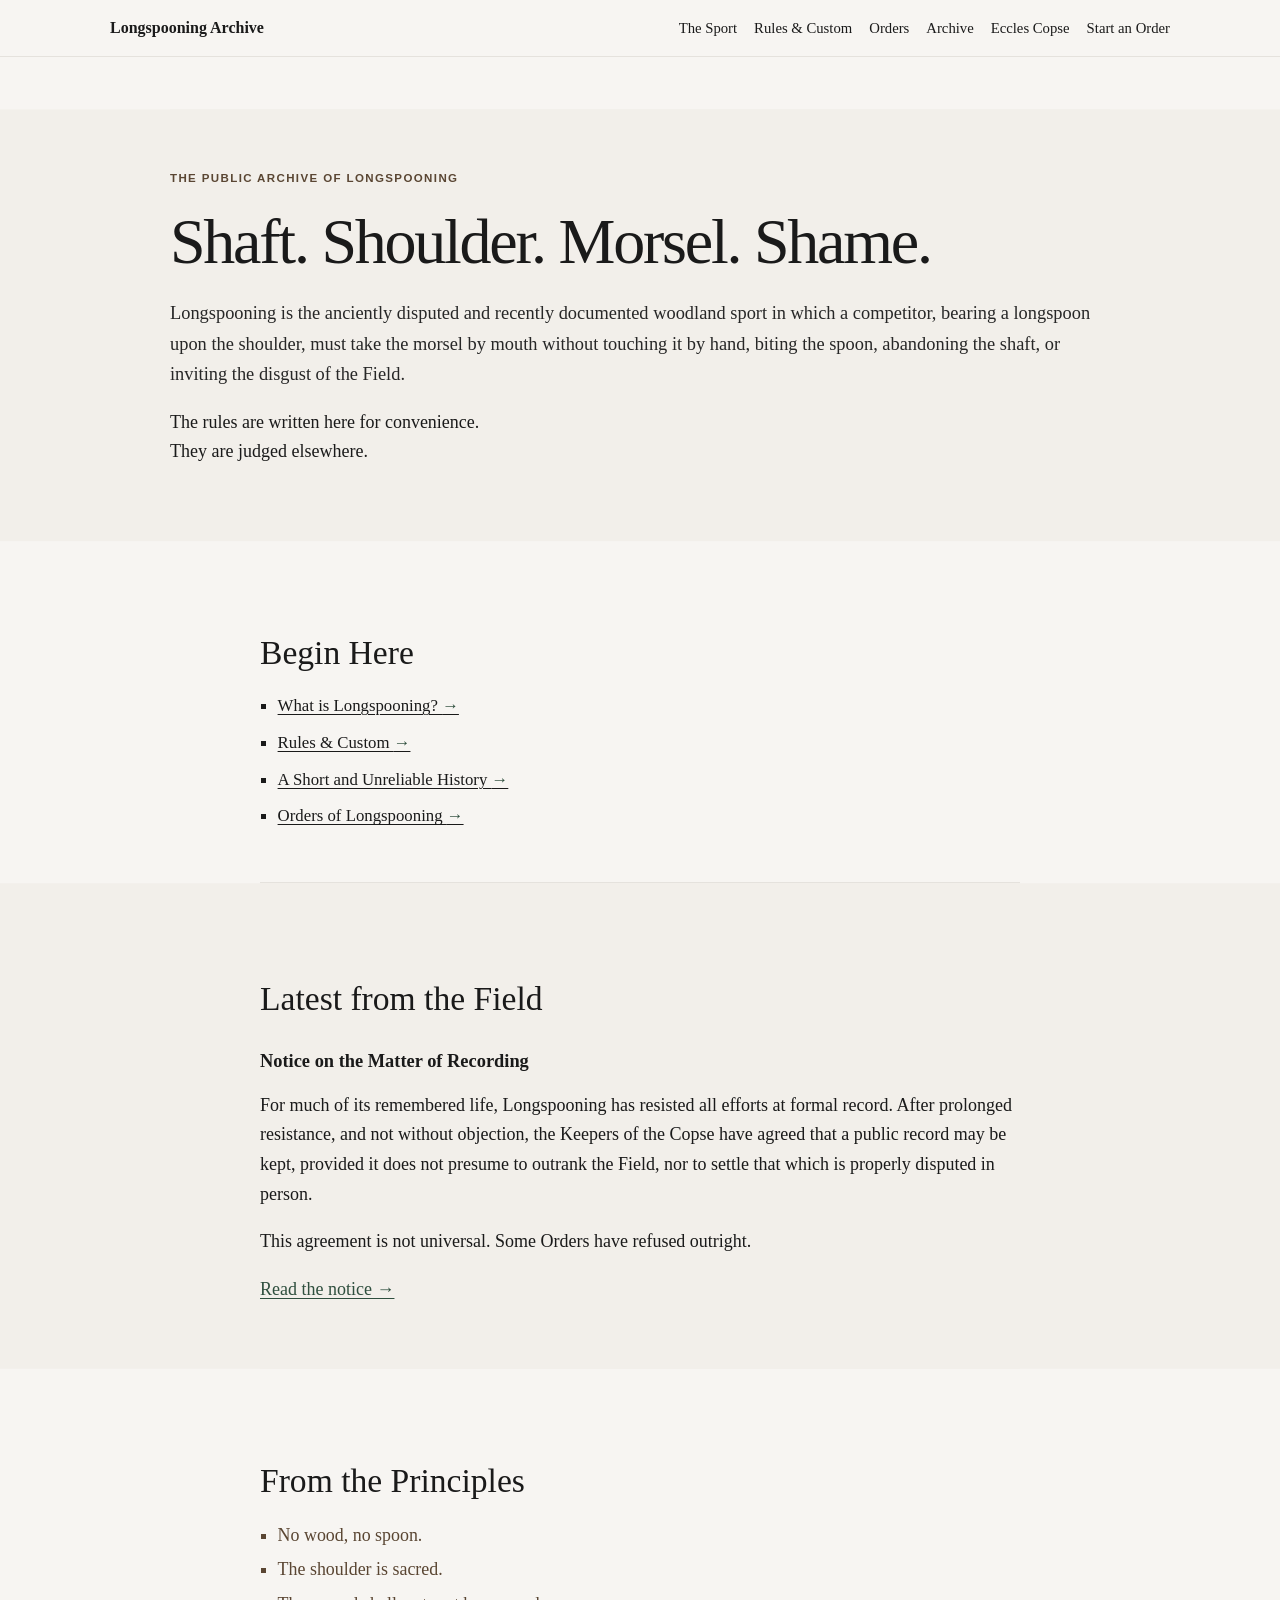
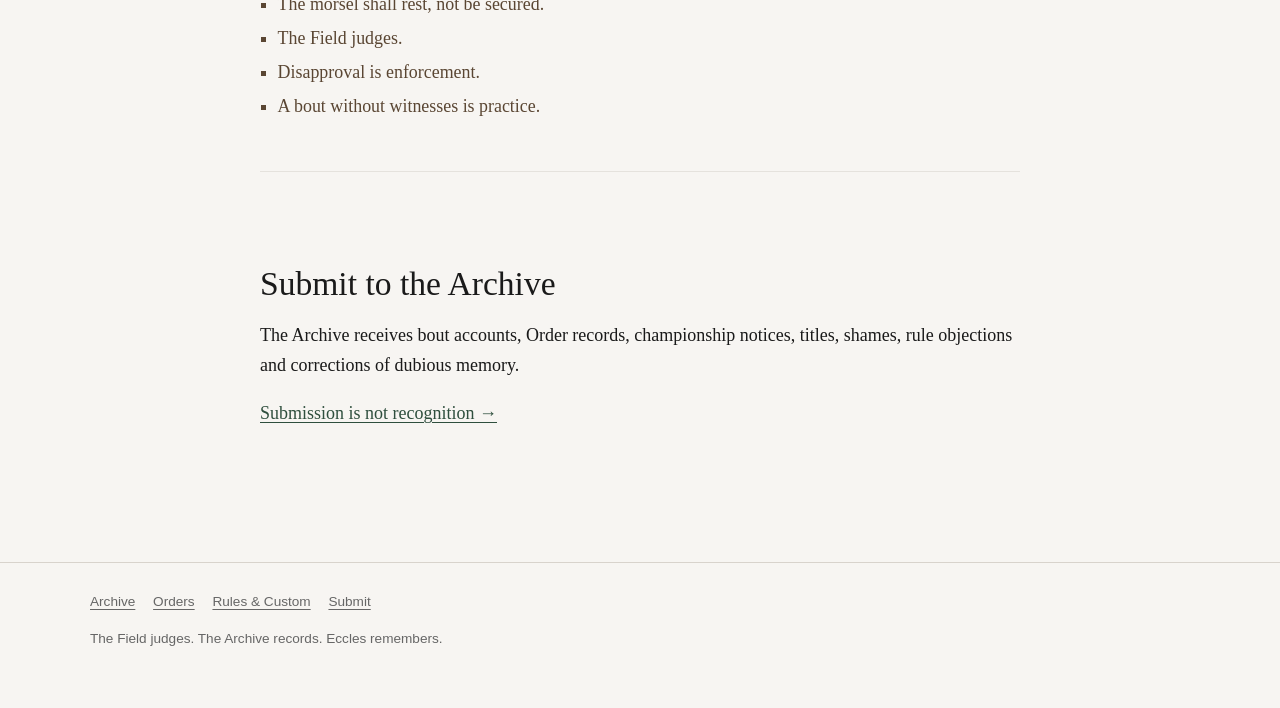
<file: index.html>
<!doctype html>
<html lang="en-GB">
<head>
  <meta charset="utf-8">
  <meta name="viewport" content="width=device-width, initial-scale=1">
  <title>Home | Longspooning Archive</title>
  <meta name="description" content="The Public Archive of Longspooning.">
  <link rel="stylesheet" href="assets/css/styles.css?v=20260516">
</head>
<body class="">
<header class="site-header topbar">
  <nav class="nav">
    <a class="brand" href="index.html">Longspooning Archive</a>
    <div class="nav-links" id="site-navigation">
      <a href="pages/what-is-longspooning.html">The Sport</a>
      <a href="pages/rules-custom.html">Rules & Custom</a>
      <a href="pages/orders.html">Orders</a>
      <a href="pages/archive.html">Archive</a>
      <a href="pages/eccles-copse.html">Eccles Copse</a>
      <a href="pages/start-an-order.html">Start an Order</a>
    </div>
  </nav>
</header>
<main class="wide">
<section class="hero home-hero">
  <div class="kicker">The Public Archive of Longspooning</div>
  <h1>Shaft. Shoulder. Morsel. Shame.</h1>
  <p class="lede">Longspooning is the anciently disputed and recently documented woodland sport in which a competitor, bearing a longspoon upon the shoulder, must take the morsel by mouth without touching it by hand, biting the spoon, abandoning the shaft, or inviting the disgust of the Field.</p>
  <p>The rules are written here for convenience.<br>They are judged elsewhere.</p>
</section>
<section class="section">
  <h2>Begin Here</h2>
  <ul class="link-list">
    <li><a href="pages/what-is-longspooning.html">What is Longspooning? <span>→</span></a></li>
    <li><a href="pages/rules-custom.html">Rules & Custom <span>→</span></a></li>
    <li><a href="pages/history.html">A Short and Unreliable History <span>→</span></a></li>
    <li><a href="pages/orders.html">Orders of Longspooning <span>→</span></a></li>
  </ul>
</section>
<section class="section home-notice-section">
  <h2>Latest from the Field</h2>
  <div class="notice-box">
    <h3>Notice on the Matter of Recording</h3>
    <p>For much of its remembered life, Longspooning has resisted all efforts at formal record. After prolonged resistance, and not without objection, the Keepers of the Copse have agreed that a public record may be kept, provided it does not presume to outrank the Field, nor to settle that which is properly disputed in person.</p>
    <p>This agreement is not universal. Some Orders have refused outright.</p>
    <p><a href="pages/notices/matter-of-recording.html">Read the notice →</a></p>
  </div>
</section>
<section class="section">
  <h2>From the Principles</h2>
  <ul class="archive-fragment">
    <li>No wood, no spoon.</li>
    <li>The shoulder is sacred.</li>
    <li>The morsel shall rest, not be secured.</li>
    <li>The Field judges.</li>
    <li>Disapproval is enforcement.</li>
    <li>A bout without witnesses is practice.</li>
  </ul>
</section>
<section class="section no-border">
  <h2>Submit to the Archive</h2>
  <p>The Archive receives bout accounts, Order records, championship notices, titles, shames, rule objections and corrections of dubious memory.</p>
  <p><a href="pages/submit.html">Submission is not recognition →</a></p>
</section>
</main>
<footer class="footer">
  <div class="footer-inner">
    <a href="pages/archive.html">Archive</a>
      <a href="pages/orders.html">Orders</a>
      <a href="pages/rules-custom.html">Rules & Custom</a>
      <a href="pages/submit.html">Submit</a>
    <p>The Field judges. The Archive records. Eccles remembers.</p>
  </div>
</footer>
</body>
</html>
</file>
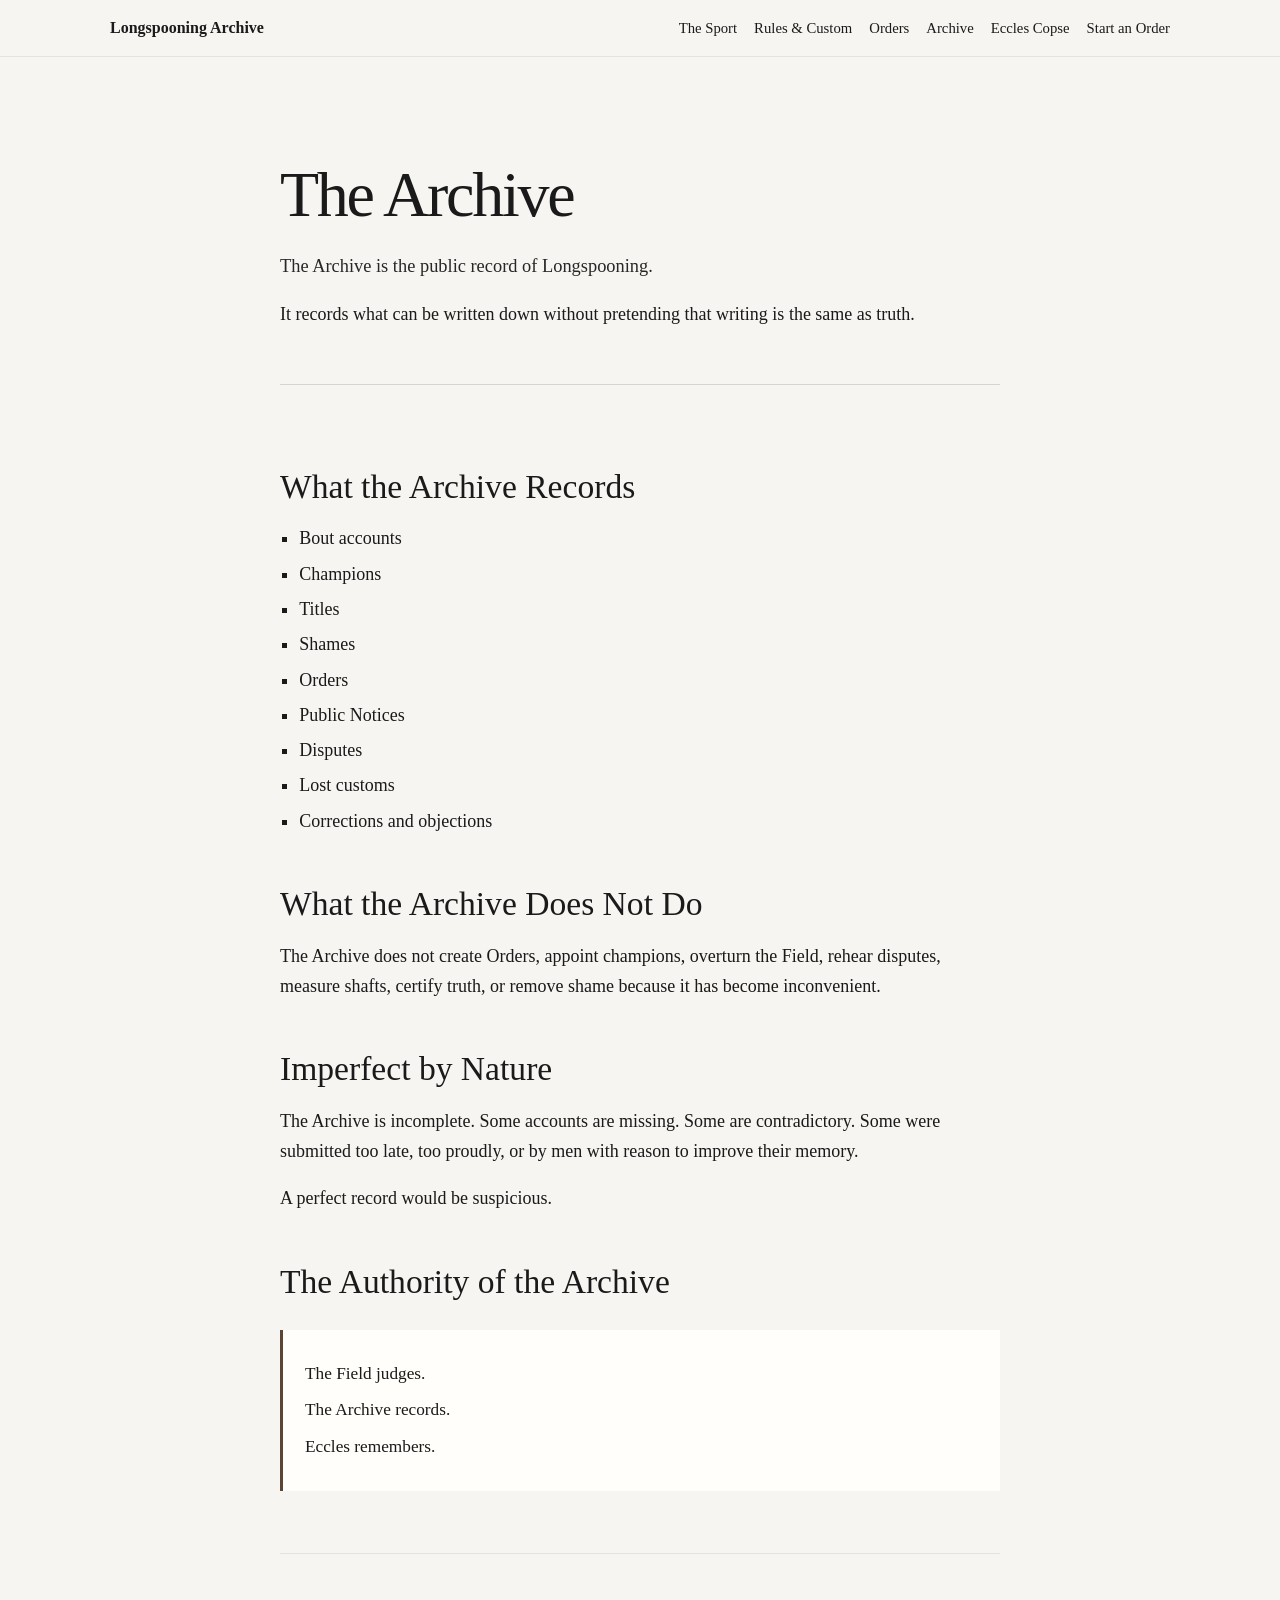
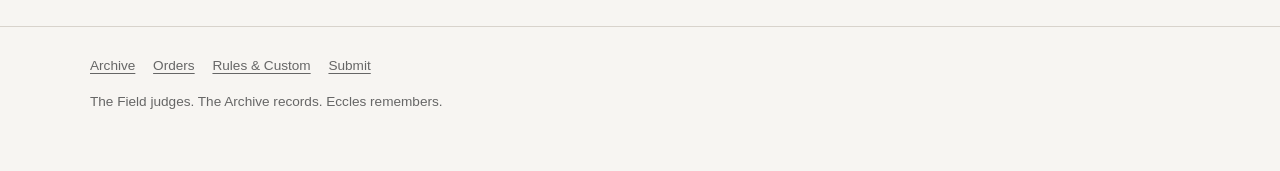
<file: pages/archive.html>
<!doctype html>
<html lang="en-GB">
<head>
  <meta charset="utf-8">
  <meta name="viewport" content="width=device-width, initial-scale=1">
  <title>Archive | Longspooning Archive</title>
  <meta name="description" content="The Public Archive of Longspooning.">
  <link rel="stylesheet" href="../assets/css/styles.css?v=20260516">
</head>
<body class="">
<header class="site-header topbar">
  <nav class="nav">
    <a class="brand" href="../index.html">Longspooning Archive</a>
    <div class="nav-links" id="site-navigation">
      <a href="../pages/what-is-longspooning.html">The Sport</a>
      <a href="../pages/rules-custom.html">Rules & Custom</a>
      <a href="../pages/orders.html">Orders</a>
      <a href="../pages/archive.html">Archive</a>
      <a href="../pages/eccles-copse.html">Eccles Copse</a>
      <a href="../pages/start-an-order.html">Start an Order</a>
    </div>
  </nav>
</header>
<main>
<section class="hero">
  <h1>The Archive</h1>
  <p class="lede">The Archive is the public record of Longspooning.</p>
  <p>It records what can be written down without pretending that writing is the same as truth.</p>
</section>
<section class="section">
  <h2>What the Archive Records</h2>
  <ul>
    <li>Bout accounts</li>
    <li>Champions</li>
    <li>Titles</li>
    <li>Shames</li>
    <li>Orders</li>
    <li>Public Notices</li>
    <li>Disputes</li>
    <li>Lost customs</li>
    <li>Corrections and objections</li>
  </ul>
  <h2>What the Archive Does Not Do</h2>
  <p>The Archive does not create Orders, appoint champions, overturn the Field, rehear disputes, measure shafts, certify truth, or remove shame because it has become inconvenient.</p>
  <h2>Imperfect by Nature</h2>
  <p>The Archive is incomplete. Some accounts are missing. Some are contradictory. Some were submitted too late, too proudly, or by men with reason to improve their memory.</p>
  <p>A perfect record would be suspicious.</p>
  <h2>The Authority of the Archive</h2>
  <div class="principles">
    <p>The Field judges.</p>
    <p>The Archive records.</p>
    <p>Eccles remembers.</p>
  </div>
</section>
</main>
<footer class="footer">
  <div class="footer-inner">
    <a href="../pages/archive.html">Archive</a>
      <a href="../pages/orders.html">Orders</a>
      <a href="../pages/rules-custom.html">Rules & Custom</a>
      <a href="../pages/submit.html">Submit</a>
    <p>The Field judges. The Archive records. Eccles remembers.</p>
  </div>
</footer>
</body>
</html>
</file>
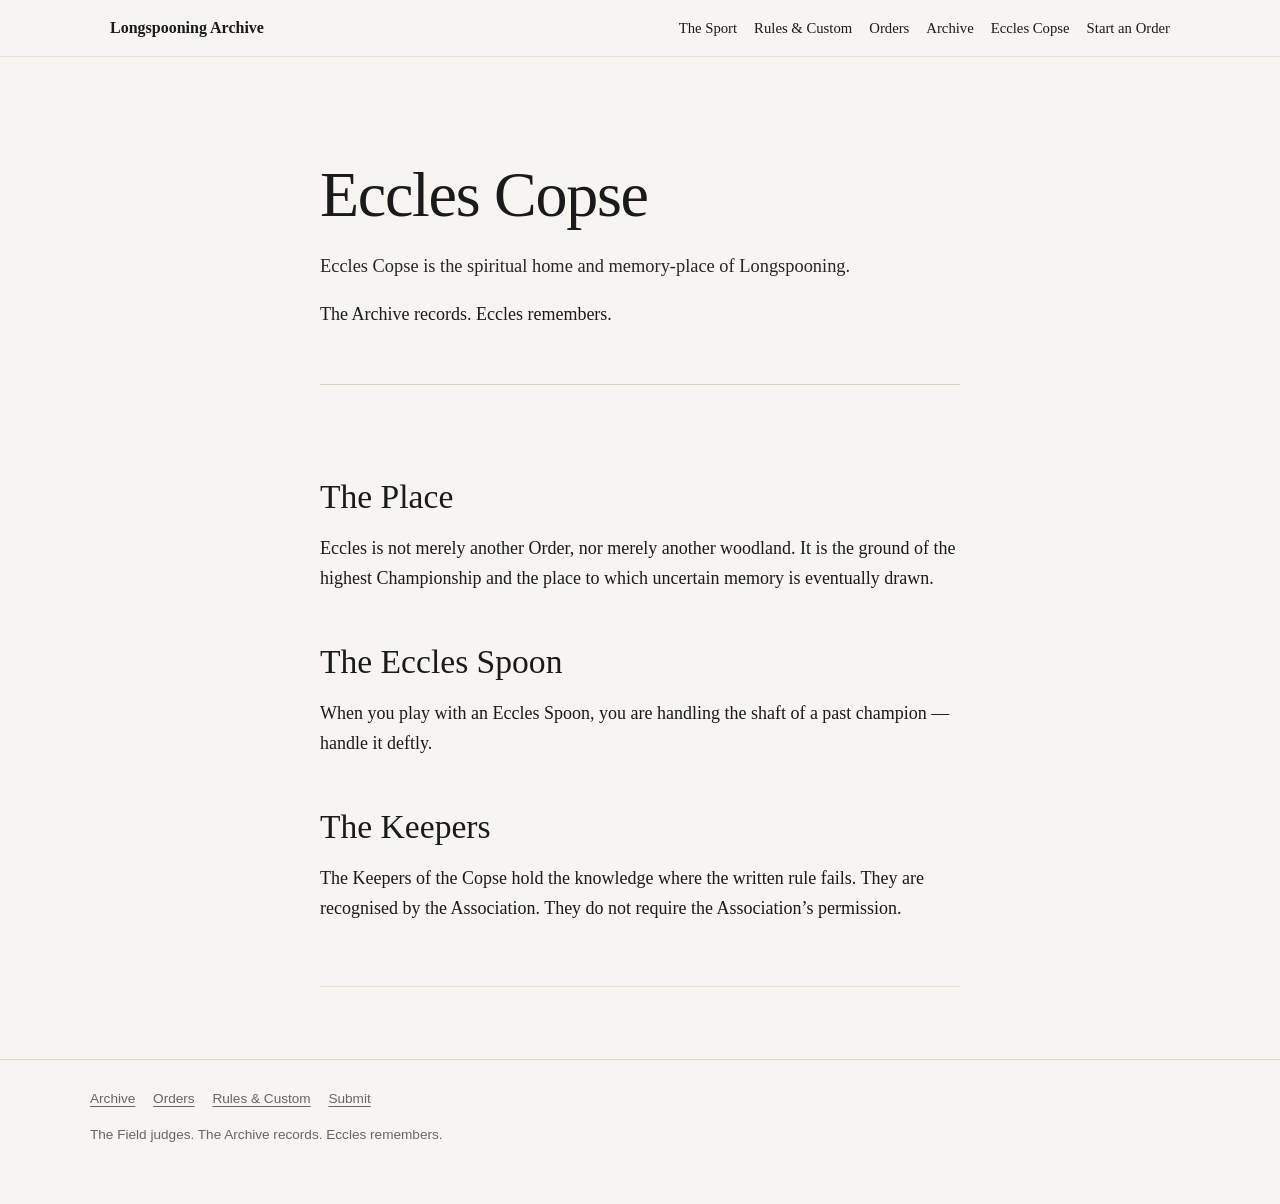
<file: pages/eccles-copse.html>
<!doctype html>
<html lang="en-GB">
<head>
  <meta charset="utf-8">
  <meta name="viewport" content="width=device-width, initial-scale=1">
  <title>Eccles Copse | Longspooning Archive</title>
  <meta name="description" content="The Public Archive of Longspooning.">
  <link rel="stylesheet" href="../assets/css/styles.css?v=20260516">
</head>
<body class="eccles">
<header class="site-header topbar">
  <nav class="nav">
    <a class="brand" href="../index.html">Longspooning Archive</a>
    <div class="nav-links" id="site-navigation">
      <a href="../pages/what-is-longspooning.html">The Sport</a>
      <a href="../pages/rules-custom.html">Rules & Custom</a>
      <a href="../pages/orders.html">Orders</a>
      <a href="../pages/archive.html">Archive</a>
      <a href="../pages/eccles-copse.html">Eccles Copse</a>
      <a href="../pages/start-an-order.html">Start an Order</a>
    </div>
  </nav>
</header>
<main>
<section class="hero">
  <h1>Eccles Copse</h1>
  <p class="lede">Eccles Copse is the spiritual home and memory-place of Longspooning.</p>
  <p>The Archive records. Eccles remembers.</p>
</section>
<section class="section">
  <h2>The Place</h2>
  <p>Eccles is not merely another Order, nor merely another woodland. It is the ground of the highest Championship and the place to which uncertain memory is eventually drawn.</p>
  <h2>The Eccles Spoon</h2>
  <p>When you play with an Eccles Spoon, you are handling the shaft of a past champion — handle it deftly.</p>
  <h2>The Keepers</h2>
  <p>The Keepers of the Copse hold the knowledge where the written rule fails. They are recognised by the Association. They do not require the Association’s permission.</p>
</section>
</main>
<footer class="footer">
  <div class="footer-inner">
    <a href="../pages/archive.html">Archive</a>
      <a href="../pages/orders.html">Orders</a>
      <a href="../pages/rules-custom.html">Rules & Custom</a>
      <a href="../pages/submit.html">Submit</a>
    <p>The Field judges. The Archive records. Eccles remembers.</p>
  </div>
</footer>
</body>
</html>
</file>
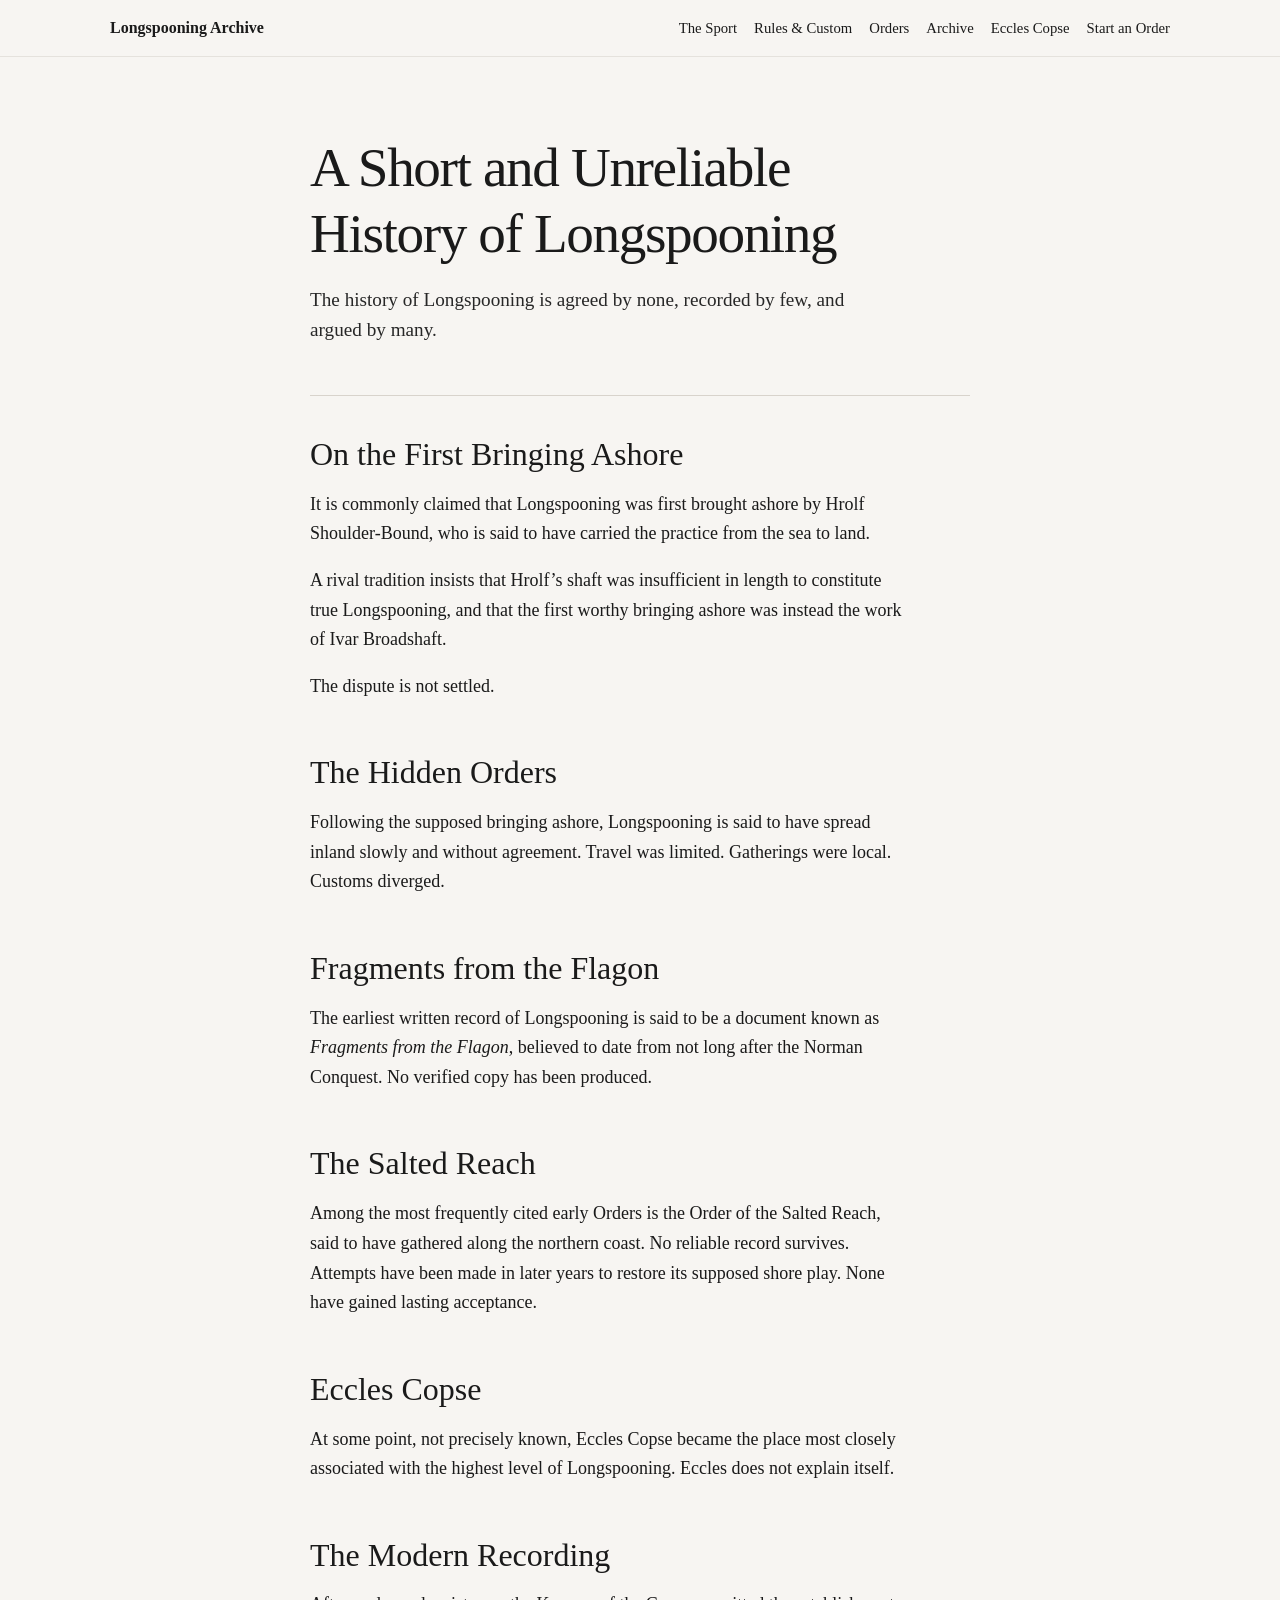
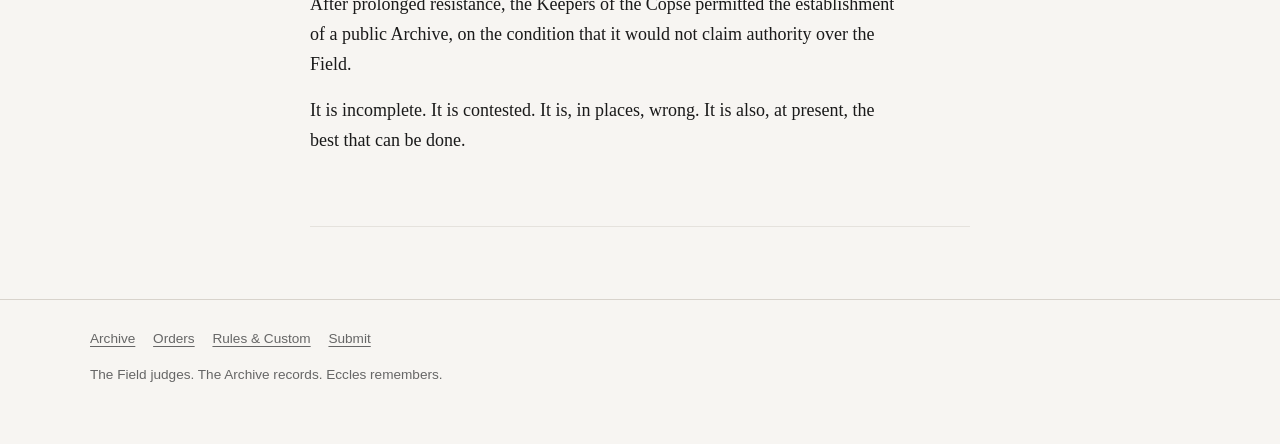
<file: pages/history.html>
<!doctype html>
<html lang="en-GB">
<head>
  <meta charset="utf-8">
  <meta name="viewport" content="width=device-width, initial-scale=1">
  <title>History | Longspooning Archive</title>
  <meta name="description" content="The Public Archive of Longspooning.">
  <link rel="stylesheet" href="../assets/css/styles.css?v=20260516">
</head>
<body class="article-page">
<header class="site-header topbar">
  <nav class="nav">
    <a class="brand" href="../index.html">Longspooning Archive</a>
    <div class="nav-links" id="site-navigation">
      <a href="../pages/what-is-longspooning.html">The Sport</a>
      <a href="../pages/rules-custom.html">Rules & Custom</a>
      <a href="../pages/orders.html">Orders</a>
      <a href="../pages/archive.html">Archive</a>
      <a href="../pages/eccles-copse.html">Eccles Copse</a>
      <a href="../pages/start-an-order.html">Start an Order</a>
    </div>
  </nav>
</header>
<main class="article-main">
<section class="hero">
  <h1>A Short and Unreliable History of Longspooning</h1>
  <p class="lede">The history of Longspooning is agreed by none, recorded by few, and argued by many.</p>
</section>
<section class="section article-body">
  <h2>On the First Bringing Ashore</h2>
  <p>It is commonly claimed that Longspooning was first brought ashore by Hrolf Shoulder-Bound, who is said to have carried the practice from the sea to land.</p>
  <p>A rival tradition insists that Hrolf’s shaft was insufficient in length to constitute true Longspooning, and that the first worthy bringing ashore was instead the work of Ivar Broadshaft.</p>
  <p>The dispute is not settled.</p>
  <h2>The Hidden Orders</h2>
  <p>Following the supposed bringing ashore, Longspooning is said to have spread inland slowly and without agreement. Travel was limited. Gatherings were local. Customs diverged.</p>
  <h2>Fragments from the Flagon</h2>
  <p>The earliest written record of Longspooning is said to be a document known as <em>Fragments from the Flagon</em>, believed to date from not long after the Norman Conquest. No verified copy has been produced.</p>
  <h2>The Salted Reach</h2>
  <p>Among the most frequently cited early Orders is the Order of the Salted Reach, said to have gathered along the northern coast. No reliable record survives. Attempts have been made in later years to restore its supposed shore play. None have gained lasting acceptance.</p>
  <h2>Eccles Copse</h2>
  <p>At some point, not precisely known, Eccles Copse became the place most closely associated with the highest level of Longspooning. Eccles does not explain itself.</p>
  <h2>The Modern Recording</h2>
  <p>After prolonged resistance, the Keepers of the Copse permitted the establishment of a public Archive, on the condition that it would not claim authority over the Field.</p>
  <p>It is incomplete. It is contested. It is, in places, wrong. It is also, at present, the best that can be done.</p>
</section>
</main>
<footer class="footer">
  <div class="footer-inner">
    <a href="../pages/archive.html">Archive</a>
      <a href="../pages/orders.html">Orders</a>
      <a href="../pages/rules-custom.html">Rules & Custom</a>
      <a href="../pages/submit.html">Submit</a>
    <p>The Field judges. The Archive records. Eccles remembers.</p>
  </div>
</footer>
</body>
</html>
</file>
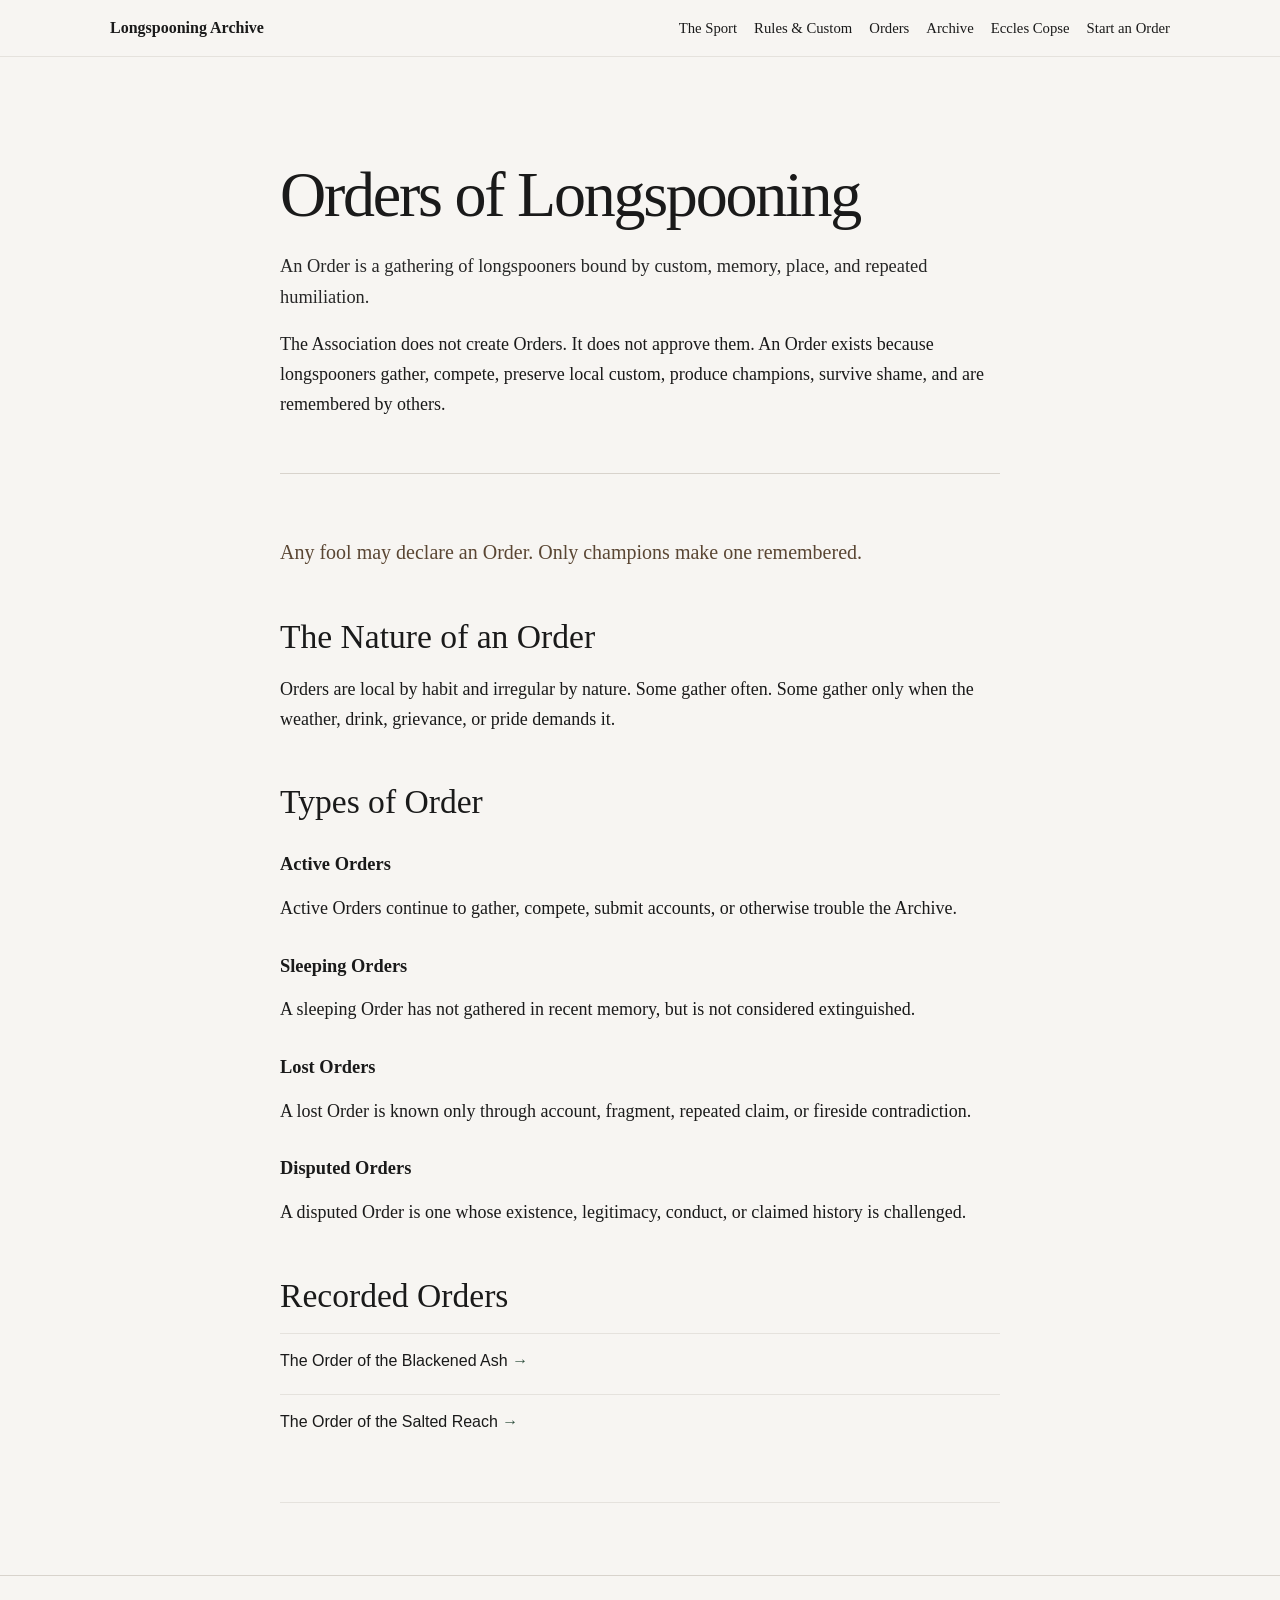
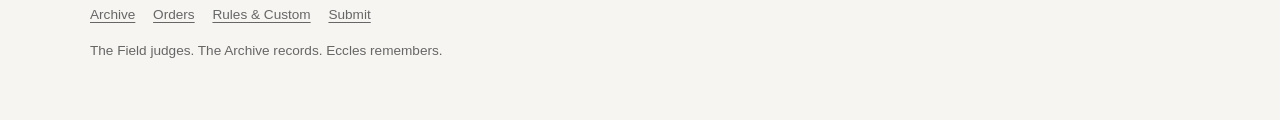
<file: pages/orders.html>
<!doctype html>
<html lang="en-GB">
<head>
  <meta charset="utf-8">
  <meta name="viewport" content="width=device-width, initial-scale=1">
  <title>Orders | Longspooning Archive</title>
  <meta name="description" content="The Public Archive of Longspooning.">
  <link rel="stylesheet" href="../assets/css/styles.css?v=20260516">
</head>
<body class="">
<header class="site-header topbar">
  <nav class="nav">
    <a class="brand" href="../index.html">Longspooning Archive</a>
    <div class="nav-links" id="site-navigation">
      <a href="../pages/what-is-longspooning.html">The Sport</a>
      <a href="../pages/rules-custom.html">Rules & Custom</a>
      <a href="../pages/orders.html">Orders</a>
      <a href="../pages/archive.html">Archive</a>
      <a href="../pages/eccles-copse.html">Eccles Copse</a>
      <a href="../pages/start-an-order.html">Start an Order</a>
    </div>
  </nav>
</header>
<main>
<section class="hero">
  <h1>Orders of Longspooning</h1>
  <p class="lede">An Order is a gathering of longspooners bound by custom, memory, place, and repeated humiliation.</p>
  <p>The Association does not create Orders. It does not approve them. An Order exists because longspooners gather, compete, preserve local custom, produce champions, survive shame, and are remembered by others.</p>
</section>
<section class="section">
  <p class="quote-line">Any fool may declare an Order. Only champions make one remembered.</p>
  <h2>The Nature of an Order</h2>
  <p>Orders are local by habit and irregular by nature. Some gather often. Some gather only when the weather, drink, grievance, or pride demands it.</p>
  <h2>Types of Order</h2>
  <h3>Active Orders</h3>
  <p>Active Orders continue to gather, compete, submit accounts, or otherwise trouble the Archive.</p>
  <h3>Sleeping Orders</h3>
  <p>A sleeping Order has not gathered in recent memory, but is not considered extinguished.</p>
  <h3>Lost Orders</h3>
  <p>A lost Order is known only through account, fragment, repeated claim, or fireside contradiction.</p>
  <h3>Disputed Orders</h3>
  <p>A disputed Order is one whose existence, legitimacy, conduct, or claimed history is challenged.</p>
  <h2>Recorded Orders</h2>
  <ul class="link-list">
    <li><a href="orders/blackened-ash.html">The Order of the Blackened Ash <span>→</span></a></li>
    <li><a href="orders/salted-reach.html">The Order of the Salted Reach <span>→</span></a></li>
  </ul>
</section>
</main>
<footer class="footer">
  <div class="footer-inner">
    <a href="../pages/archive.html">Archive</a>
      <a href="../pages/orders.html">Orders</a>
      <a href="../pages/rules-custom.html">Rules & Custom</a>
      <a href="../pages/submit.html">Submit</a>
    <p>The Field judges. The Archive records. Eccles remembers.</p>
  </div>
</footer>
</body>
</html>
</file>
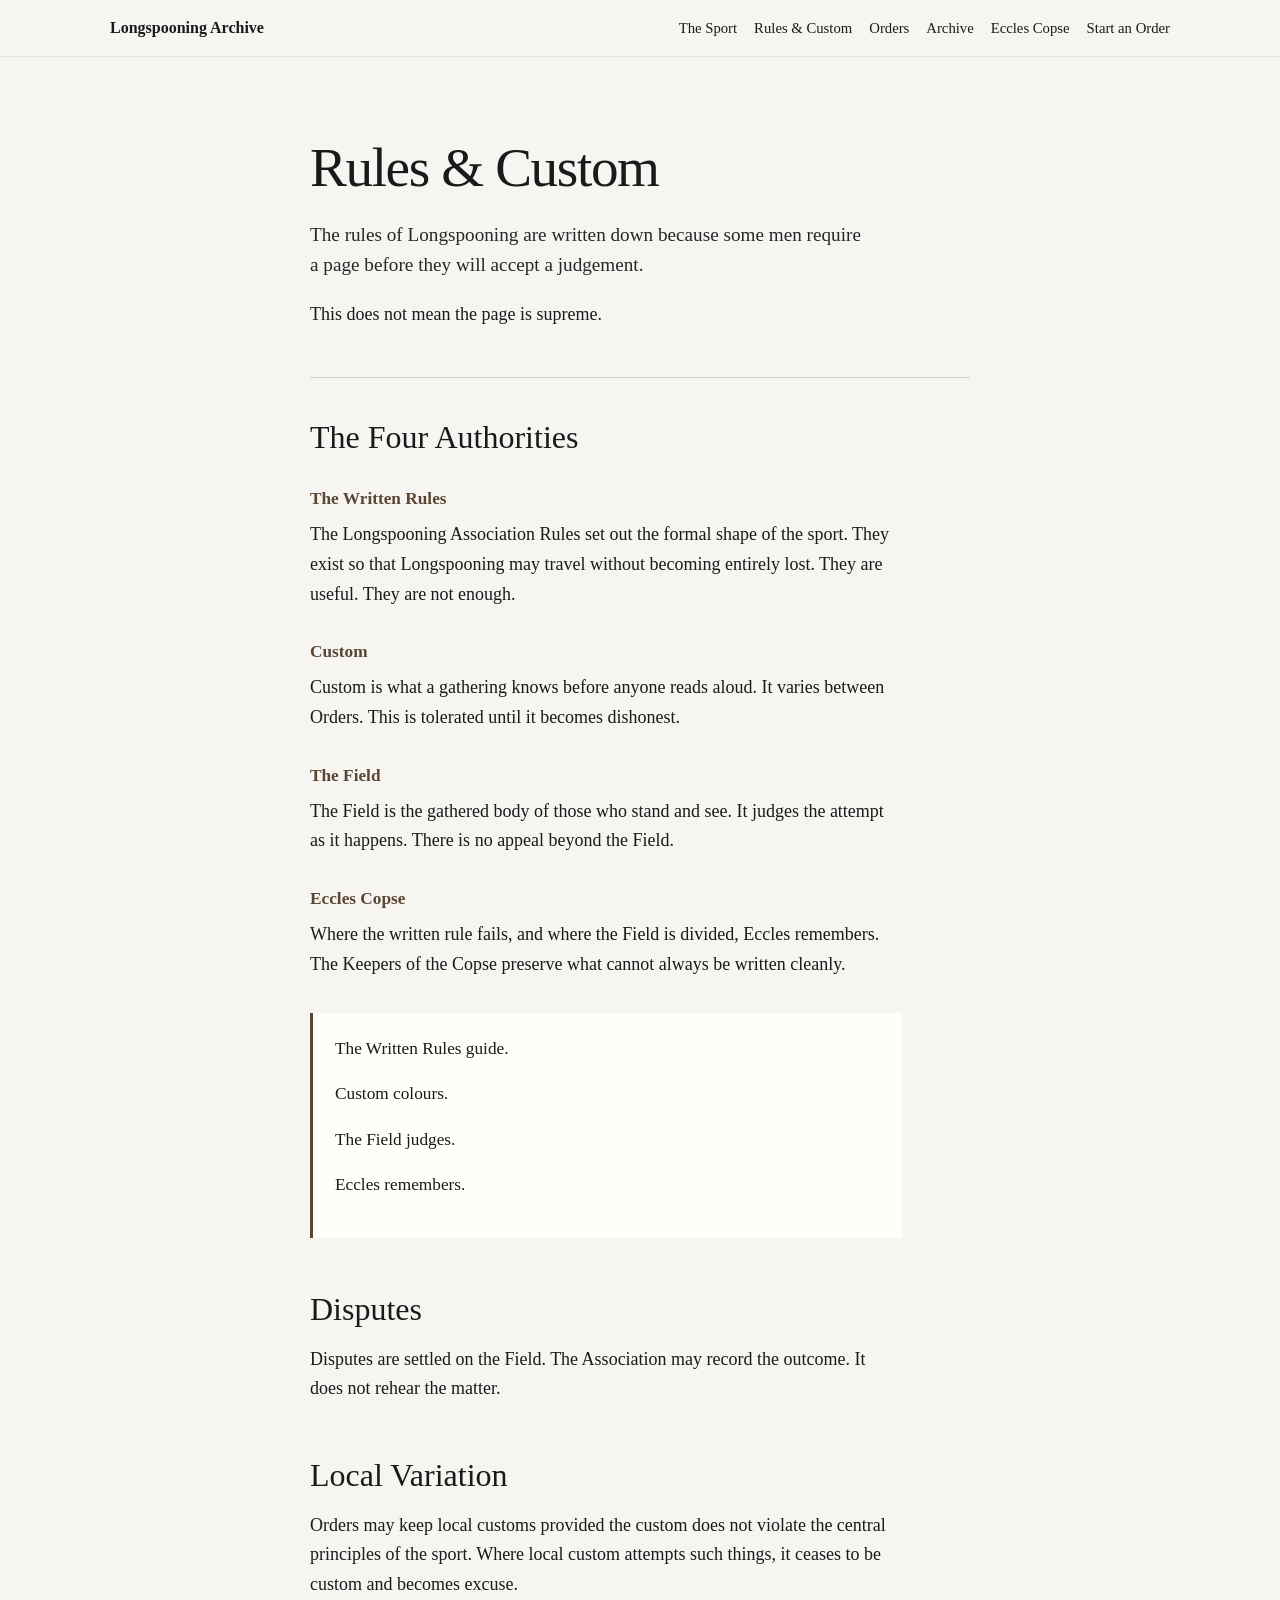
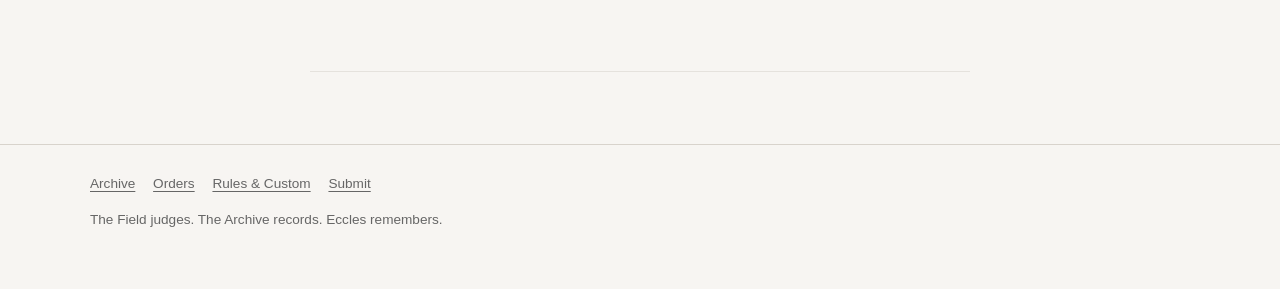
<file: pages/rules-custom.html>
<!doctype html>
<html lang="en-GB">
<head>
  <meta charset="utf-8">
  <meta name="viewport" content="width=device-width, initial-scale=1">
  <title>Rules &amp; Custom | Longspooning Archive</title>
  <meta name="description" content="The Public Archive of Longspooning.">
  <link rel="stylesheet" href="../assets/css/styles.css?v=20260516">
</head>
<body class="article-page">
<header class="site-header topbar">
  <nav class="nav">
    <a class="brand" href="../index.html">Longspooning Archive</a>
    <div class="nav-links" id="site-navigation">
      <a href="../pages/what-is-longspooning.html">The Sport</a>
      <a href="../pages/rules-custom.html">Rules & Custom</a>
      <a href="../pages/orders.html">Orders</a>
      <a href="../pages/archive.html">Archive</a>
      <a href="../pages/eccles-copse.html">Eccles Copse</a>
      <a href="../pages/start-an-order.html">Start an Order</a>
    </div>
  </nav>
</header>
<main class="article-main">
<section class="hero">
  <h1>Rules & Custom</h1>
  <p class="lede">The rules of Longspooning are written down because some men require a page before they will accept a judgement.</p>
  <p>This does not mean the page is supreme.</p>
</section>
<section class="section article-body">
  <h2>The Four Authorities</h2>
  <h3>The Written Rules</h3>
  <p>The Longspooning Association Rules set out the formal shape of the sport. They exist so that Longspooning may travel without becoming entirely lost. They are useful. They are not enough.</p>
  <h3>Custom</h3>
  <p>Custom is what a gathering knows before anyone reads aloud. It varies between Orders. This is tolerated until it becomes dishonest.</p>
  <h3>The Field</h3>
  <p>The Field is the gathered body of those who stand and see. It judges the attempt as it happens. There is no appeal beyond the Field.</p>
  <h3>Eccles Copse</h3>
  <p>Where the written rule fails, and where the Field is divided, Eccles remembers. The Keepers of the Copse preserve what cannot always be written cleanly.</p>
  <div class="principles">
    <p>The Written Rules guide.</p>
    <p>Custom colours.</p>
    <p>The Field judges.</p>
    <p>Eccles remembers.</p>
  </div>
  <h2>Disputes</h2>
  <p>Disputes are settled on the Field. The Association may record the outcome. It does not rehear the matter.</p>
  <h2>Local Variation</h2>
  <p>Orders may keep local customs provided the custom does not violate the central principles of the sport. Where local custom attempts such things, it ceases to be custom and becomes excuse.</p>
</section>
</main>
<footer class="footer">
  <div class="footer-inner">
    <a href="../pages/archive.html">Archive</a>
      <a href="../pages/orders.html">Orders</a>
      <a href="../pages/rules-custom.html">Rules & Custom</a>
      <a href="../pages/submit.html">Submit</a>
    <p>The Field judges. The Archive records. Eccles remembers.</p>
  </div>
</footer>
</body>
</html>
</file>
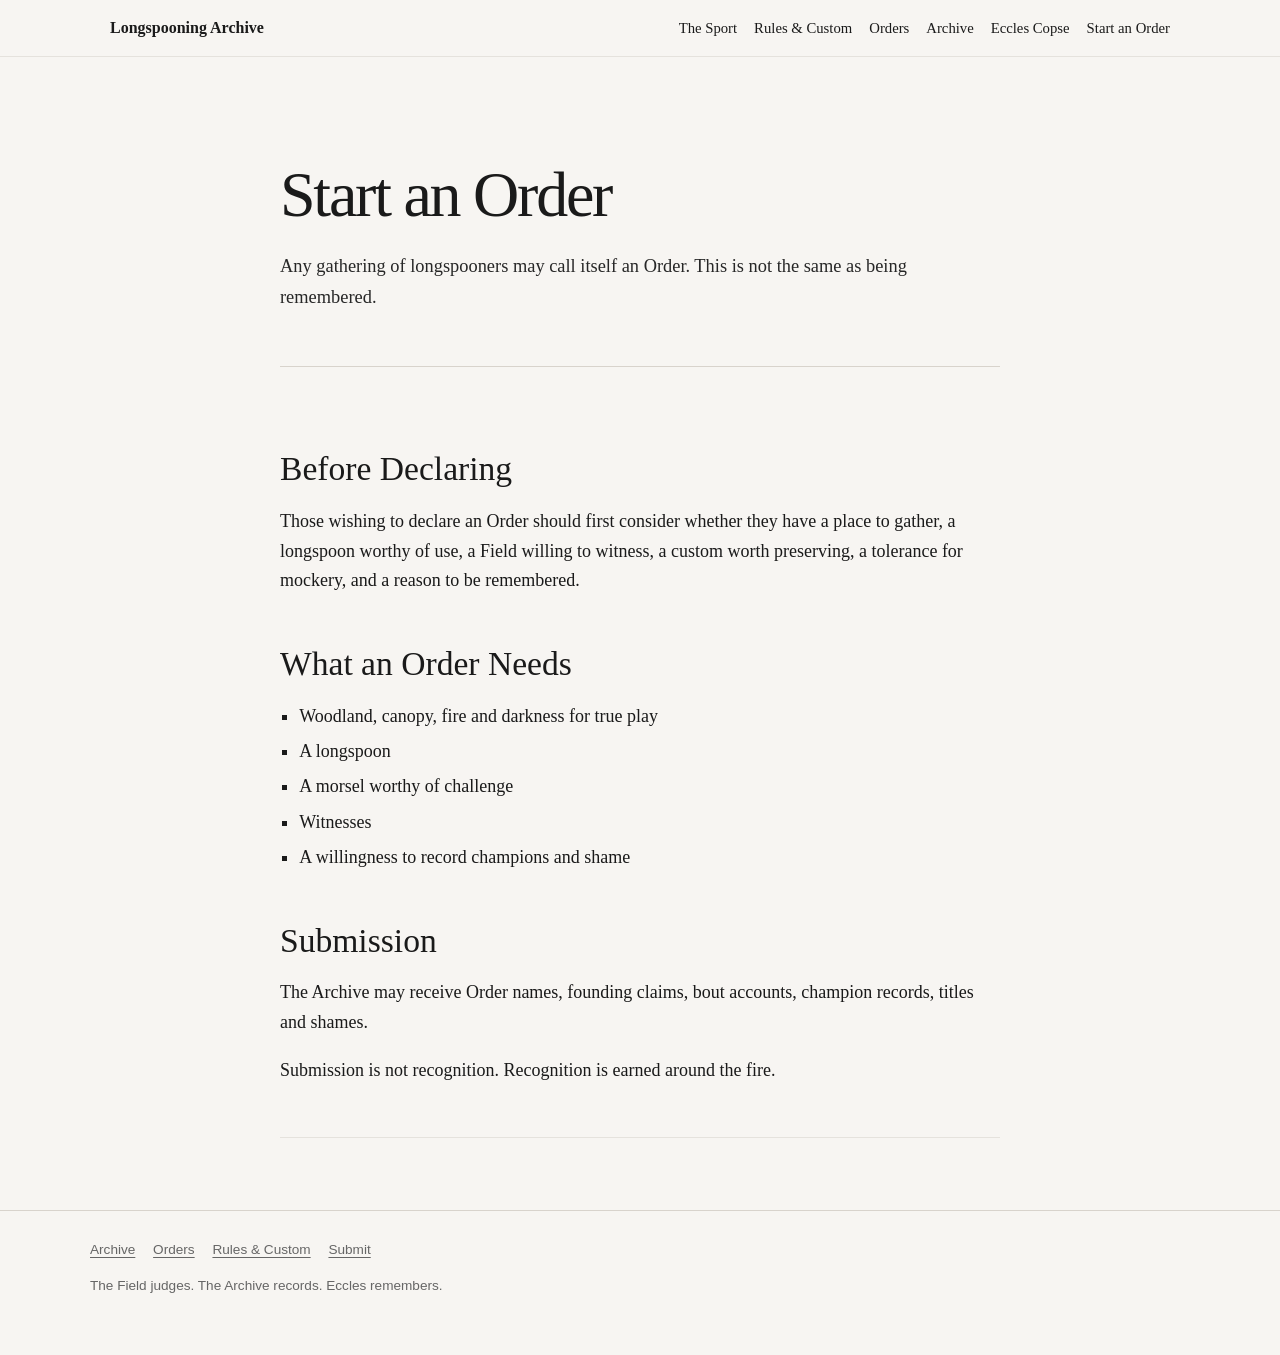
<file: pages/start-an-order.html>
<!doctype html>
<html lang="en-GB">
<head>
  <meta charset="utf-8">
  <meta name="viewport" content="width=device-width, initial-scale=1">
  <title>Start an Order | Longspooning Archive</title>
  <meta name="description" content="The Public Archive of Longspooning.">
  <link rel="stylesheet" href="../assets/css/styles.css?v=20260516">
</head>
<body class="">
<header class="site-header topbar">
  <nav class="nav">
    <a class="brand" href="../index.html">Longspooning Archive</a>
    <div class="nav-links" id="site-navigation">
      <a href="../pages/what-is-longspooning.html">The Sport</a>
      <a href="../pages/rules-custom.html">Rules & Custom</a>
      <a href="../pages/orders.html">Orders</a>
      <a href="../pages/archive.html">Archive</a>
      <a href="../pages/eccles-copse.html">Eccles Copse</a>
      <a href="../pages/start-an-order.html">Start an Order</a>
    </div>
  </nav>
</header>
<main>
<section class="hero">
  <h1>Start an Order</h1>
  <p class="lede">Any gathering of longspooners may call itself an Order. This is not the same as being remembered.</p>
</section>
<section class="section">
  <h2>Before Declaring</h2>
  <p>Those wishing to declare an Order should first consider whether they have a place to gather, a longspoon worthy of use, a Field willing to witness, a custom worth preserving, a tolerance for mockery, and a reason to be remembered.</p>
  <h2>What an Order Needs</h2>
  <ul>
    <li>Woodland, canopy, fire and darkness for true play</li>
    <li>A longspoon</li>
    <li>A morsel worthy of challenge</li>
    <li>Witnesses</li>
    <li>A willingness to record champions and shame</li>
  </ul>
  <h2>Submission</h2>
  <p>The Archive may receive Order names, founding claims, bout accounts, champion records, titles and shames.</p>
  <p>Submission is not recognition. Recognition is earned around the fire.</p>
</section>
</main>
<footer class="footer">
  <div class="footer-inner">
    <a href="../pages/archive.html">Archive</a>
      <a href="../pages/orders.html">Orders</a>
      <a href="../pages/rules-custom.html">Rules & Custom</a>
      <a href="../pages/submit.html">Submit</a>
    <p>The Field judges. The Archive records. Eccles remembers.</p>
  </div>
</footer>
</body>
</html>
</file>
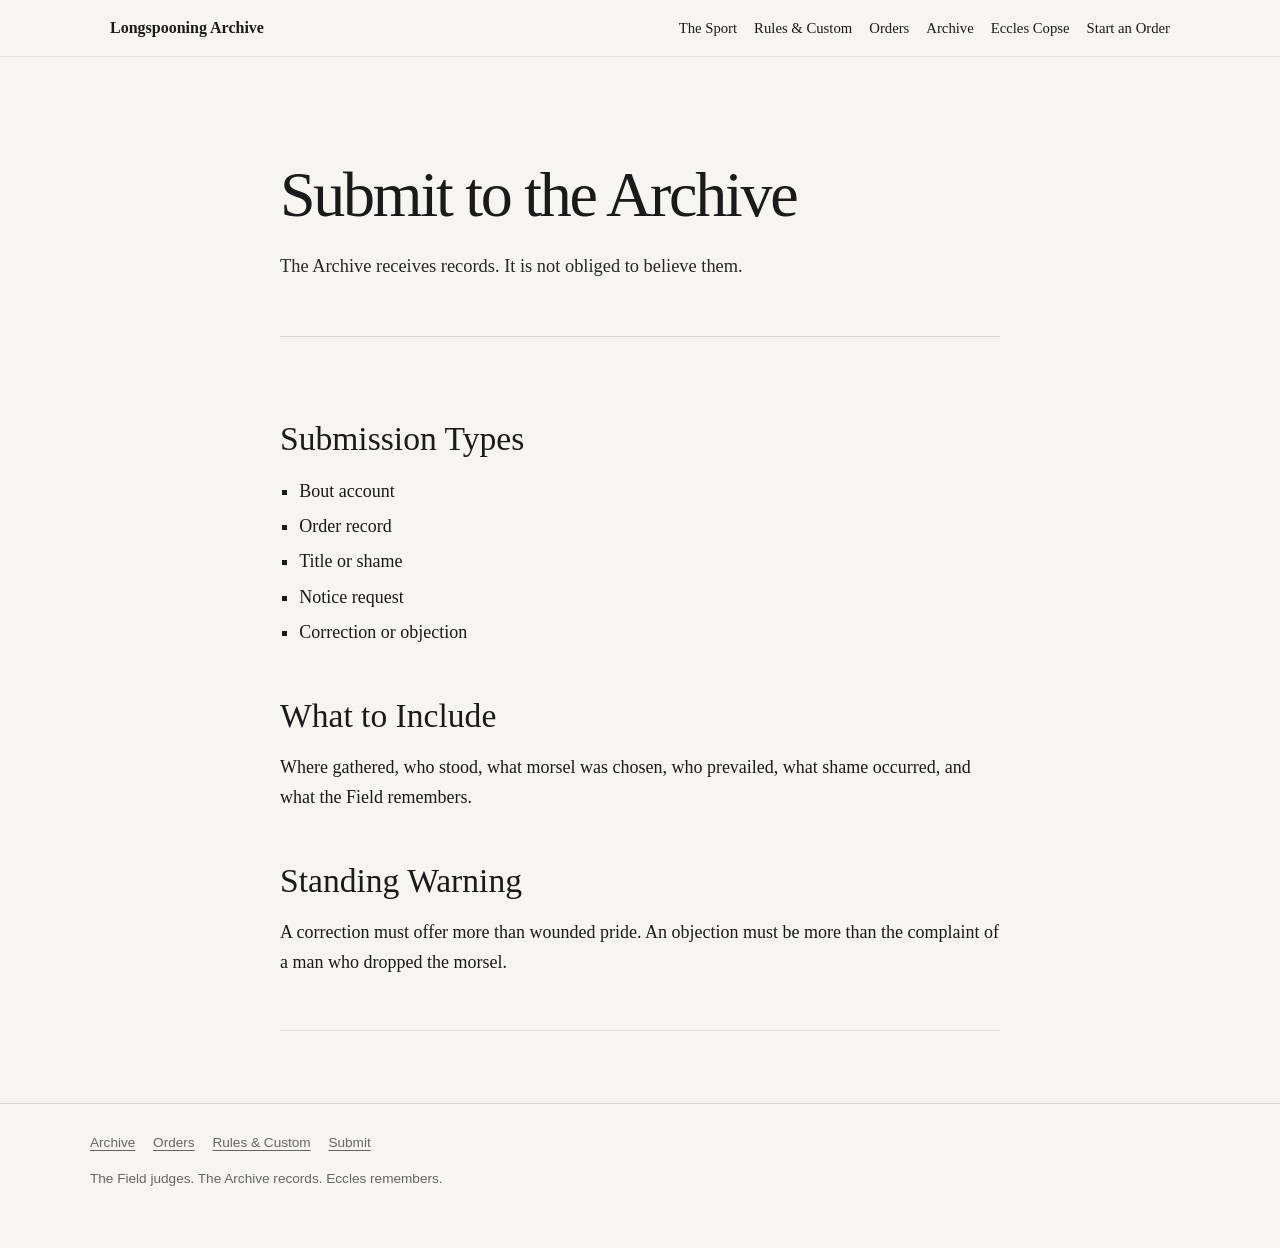
<file: pages/submit.html>
<!doctype html>
<html lang="en-GB">
<head>
  <meta charset="utf-8">
  <meta name="viewport" content="width=device-width, initial-scale=1">
  <title>Submit | Longspooning Archive</title>
  <meta name="description" content="The Public Archive of Longspooning.">
  <link rel="stylesheet" href="../assets/css/styles.css?v=20260516">
</head>
<body class="">
<header class="site-header topbar">
  <nav class="nav">
    <a class="brand" href="../index.html">Longspooning Archive</a>
    <div class="nav-links" id="site-navigation">
      <a href="../pages/what-is-longspooning.html">The Sport</a>
      <a href="../pages/rules-custom.html">Rules & Custom</a>
      <a href="../pages/orders.html">Orders</a>
      <a href="../pages/archive.html">Archive</a>
      <a href="../pages/eccles-copse.html">Eccles Copse</a>
      <a href="../pages/start-an-order.html">Start an Order</a>
    </div>
  </nav>
</header>
<main>
<section class="hero">
  <h1>Submit to the Archive</h1>
  <p class="lede">The Archive receives records. It is not obliged to believe them.</p>
</section>
<section class="section">
  <h2>Submission Types</h2>
  <ul>
    <li>Bout account</li>
    <li>Order record</li>
    <li>Title or shame</li>
    <li>Notice request</li>
    <li>Correction or objection</li>
  </ul>
  <h2>What to Include</h2>
  <p>Where gathered, who stood, what morsel was chosen, who prevailed, what shame occurred, and what the Field remembers.</p>
  <h2>Standing Warning</h2>
  <p>A correction must offer more than wounded pride. An objection must be more than the complaint of a man who dropped the morsel.</p>
</section>
</main>
<footer class="footer">
  <div class="footer-inner">
    <a href="../pages/archive.html">Archive</a>
      <a href="../pages/orders.html">Orders</a>
      <a href="../pages/rules-custom.html">Rules & Custom</a>
      <a href="../pages/submit.html">Submit</a>
    <p>The Field judges. The Archive records. Eccles remembers.</p>
  </div>
</footer>
</body>
</html>
</file>
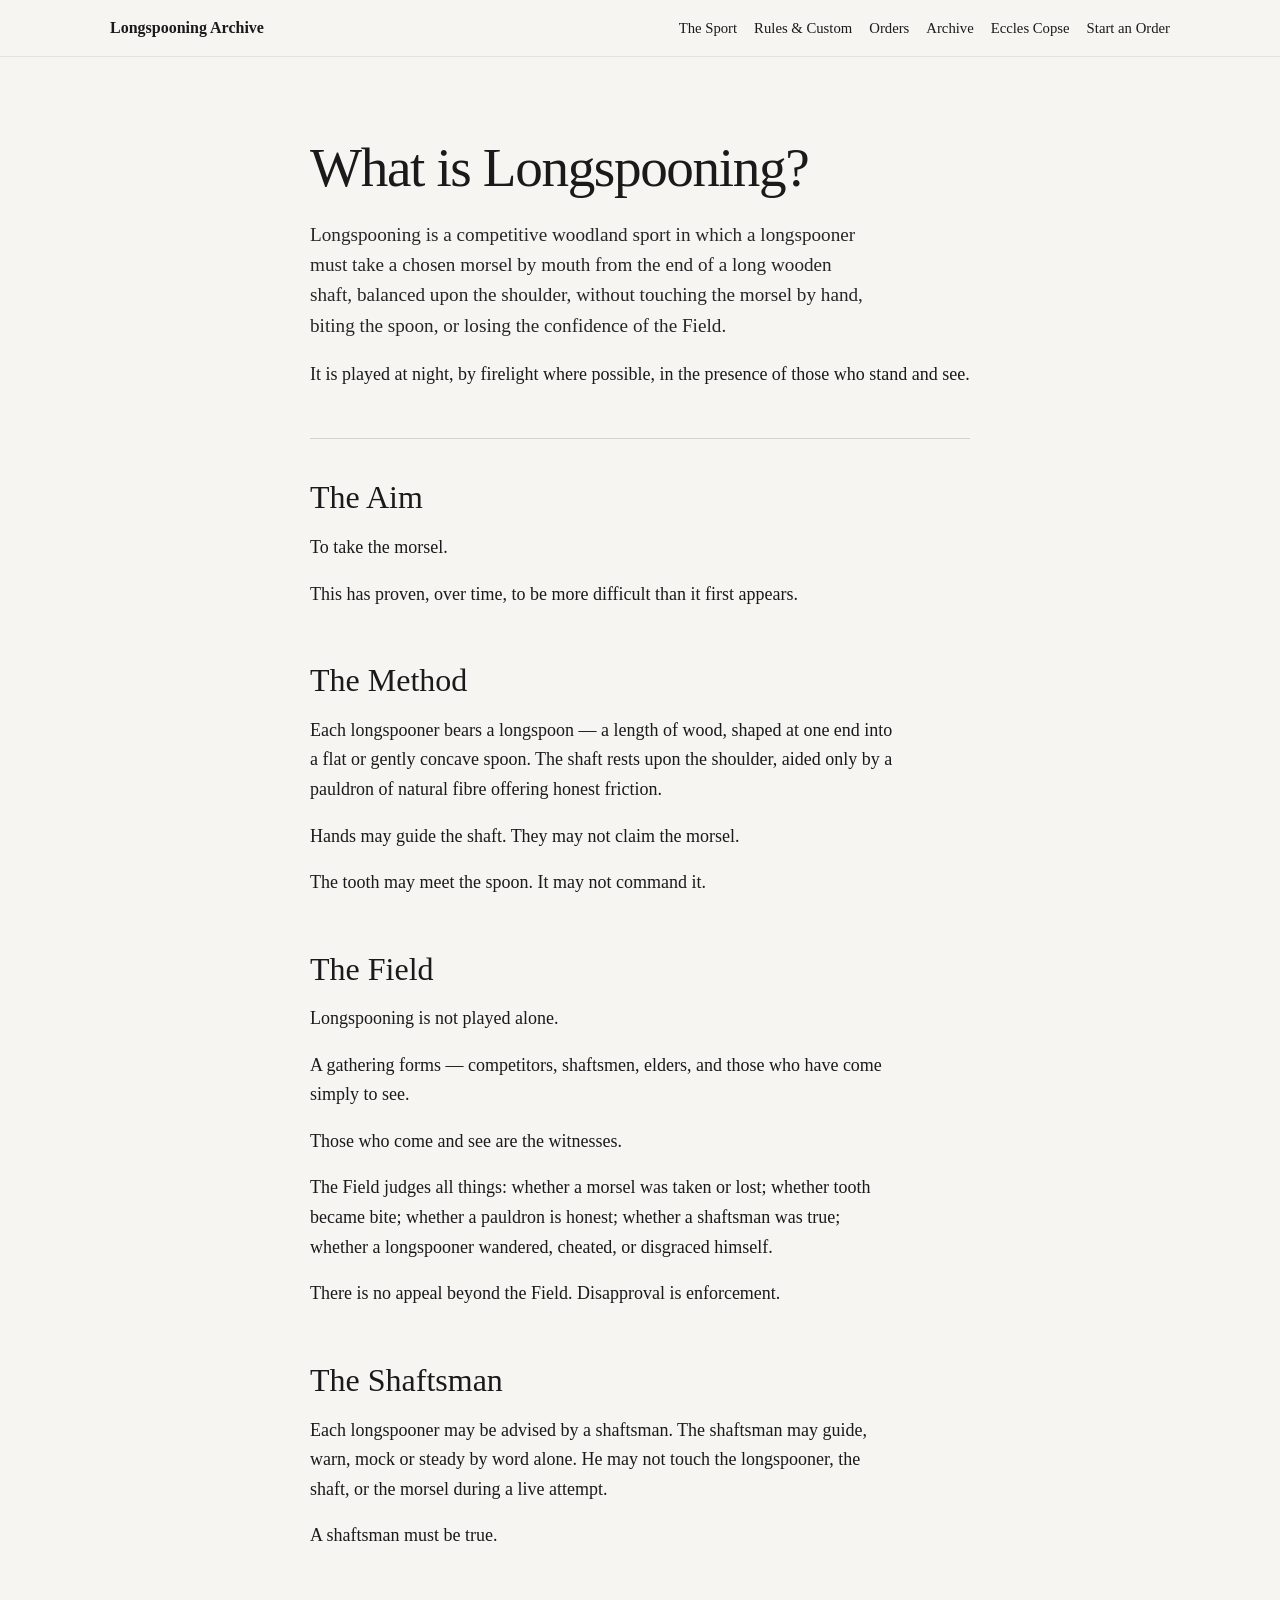
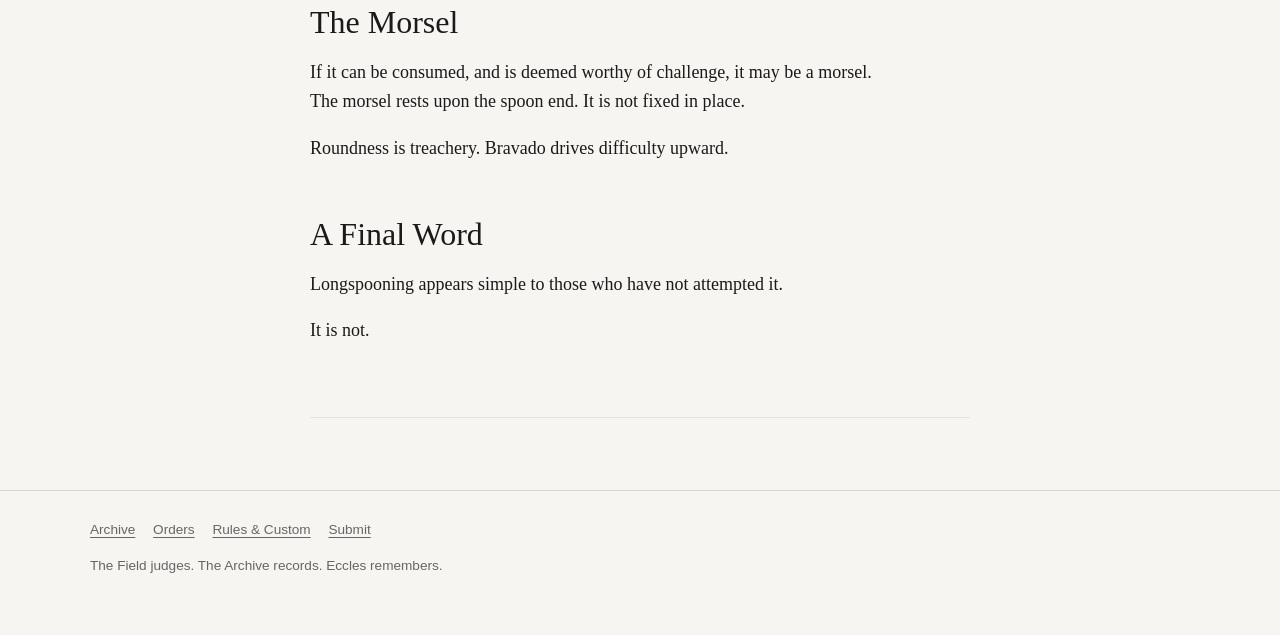
<file: pages/what-is-longspooning.html>
<!doctype html>
<html lang="en-GB">
<head>
  <meta charset="utf-8">
  <meta name="viewport" content="width=device-width, initial-scale=1">
  <title>What is Longspooning | Longspooning Archive</title>
  <meta name="description" content="The Public Archive of Longspooning.">
  <link rel="stylesheet" href="../assets/css/styles.css?v=20260516">
</head>
<body class="article-page">
<header class="site-header topbar">
  <nav class="nav">
    <a class="brand" href="../index.html">Longspooning Archive</a>
    <div class="nav-links" id="site-navigation">
      <a href="../pages/what-is-longspooning.html">The Sport</a>
      <a href="../pages/rules-custom.html">Rules & Custom</a>
      <a href="../pages/orders.html">Orders</a>
      <a href="../pages/archive.html">Archive</a>
      <a href="../pages/eccles-copse.html">Eccles Copse</a>
      <a href="../pages/start-an-order.html">Start an Order</a>
    </div>
  </nav>
</header>
<main class="article-main">
<section class="hero">
  <h1>What is Longspooning?</h1>
  <p class="lede">Longspooning is a competitive woodland sport in which a longspooner must take a chosen morsel by mouth from the end of a long wooden shaft, balanced upon the shoulder, without touching the morsel by hand, biting the spoon, or losing the confidence of the Field.</p>
  <p>It is played at night, by firelight where possible, in the presence of those who stand and see.</p>
</section>
<section class="section article-body">
  <h2>The Aim</h2>
  <p>To take the morsel.</p>
  <p>This has proven, over time, to be more difficult than it first appears.</p>
  <h2>The Method</h2>
  <p>Each longspooner bears a longspoon — a length of wood, shaped at one end into a flat or gently concave spoon. The shaft rests upon the shoulder, aided only by a pauldron of natural fibre offering honest friction.</p>
  <p>Hands may guide the shaft. They may not claim the morsel.</p>
  <p>The tooth may meet the spoon. It may not command it.</p>
  <h2>The Field</h2>
  <p>Longspooning is not played alone.</p>
  <p>A gathering forms — competitors, shaftsmen, elders, and those who have come simply to see.</p>
  <p>Those who come and see are the witnesses.</p>
  <p>The Field judges all things: whether a morsel was taken or lost; whether tooth became bite; whether a pauldron is honest; whether a shaftsman was true; whether a longspooner wandered, cheated, or disgraced himself.</p>
  <p>There is no appeal beyond the Field. Disapproval is enforcement.</p>
  <h2>The Shaftsman</h2>
  <p>Each longspooner may be advised by a shaftsman. The shaftsman may guide, warn, mock or steady by word alone. He may not touch the longspooner, the shaft, or the morsel during a live attempt.</p>
  <p>A shaftsman must be true.</p>
  <h2>The Morsel</h2>
  <p>If it can be consumed, and is deemed worthy of challenge, it may be a morsel. The morsel rests upon the spoon end. It is not fixed in place.</p>
  <p>Roundness is treachery. Bravado drives difficulty upward.</p>
  <h2>A Final Word</h2>
  <p>Longspooning appears simple to those who have not attempted it.</p>
  <p>It is not.</p>
</section>
</main>
<footer class="footer">
  <div class="footer-inner">
    <a href="../pages/archive.html">Archive</a>
      <a href="../pages/orders.html">Orders</a>
      <a href="../pages/rules-custom.html">Rules & Custom</a>
      <a href="../pages/submit.html">Submit</a>
    <p>The Field judges. The Archive records. Eccles remembers.</p>
  </div>
</footer>
</body>
</html>
</file>
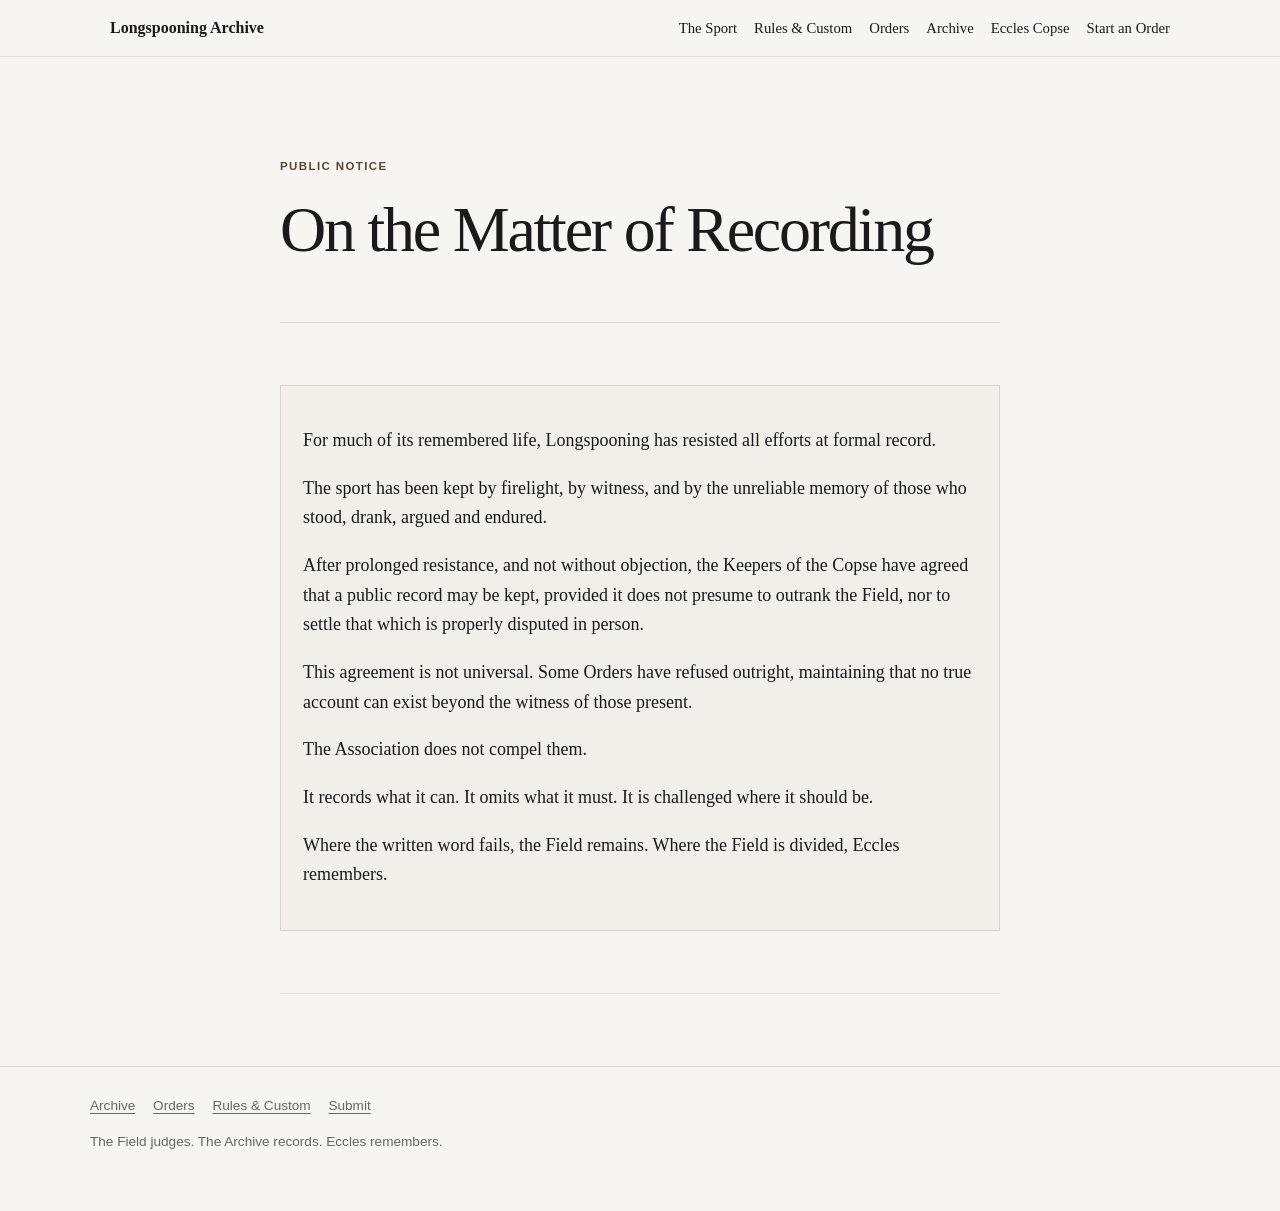
<file: pages/notices/matter-of-recording.html>
<!doctype html>
<html lang="en-GB">
<head>
  <meta charset="utf-8">
  <meta name="viewport" content="width=device-width, initial-scale=1">
  <title>Notice on the Matter of Recording | Longspooning Archive</title>
  <meta name="description" content="The Public Archive of Longspooning.">
  <link rel="stylesheet" href="../../assets/css/styles.css?v=20260516">
</head>
<body class="">
<header class="site-header topbar">
  <nav class="nav">
    <a class="brand" href="../../index.html">Longspooning Archive</a>
    <div class="nav-links" id="site-navigation">
      <a href="../../pages/what-is-longspooning.html">The Sport</a>
      <a href="../../pages/rules-custom.html">Rules & Custom</a>
      <a href="../../pages/orders.html">Orders</a>
      <a href="../../pages/archive.html">Archive</a>
      <a href="../../pages/eccles-copse.html">Eccles Copse</a>
      <a href="../../pages/start-an-order.html">Start an Order</a>
    </div>
  </nav>
</header>
<main>
<section class="hero">
  <div class="kicker">Public Notice</div>
  <h1>On the Matter of Recording</h1>
</section>
<section class="section">
  <div class="notice-box">
    <p>For much of its remembered life, Longspooning has resisted all efforts at formal record.</p>
    <p>The sport has been kept by firelight, by witness, and by the unreliable memory of those who stood, drank, argued and endured.</p>
    <p>After prolonged resistance, and not without objection, the Keepers of the Copse have agreed that a public record may be kept, provided it does not presume to outrank the Field, nor to settle that which is properly disputed in person.</p>
    <p>This agreement is not universal. Some Orders have refused outright, maintaining that no true account can exist beyond the witness of those present.</p>
    <p>The Association does not compel them.</p>
    <p>It records what it can. It omits what it must. It is challenged where it should be.</p>
    <p>Where the written word fails, the Field remains. Where the Field is divided, Eccles remembers.</p>
  </div>
</section>
</main>
<footer class="footer">
  <div class="footer-inner">
    <a href="../../pages/archive.html">Archive</a>
      <a href="../../pages/orders.html">Orders</a>
      <a href="../../pages/rules-custom.html">Rules & Custom</a>
      <a href="../../pages/submit.html">Submit</a>
    <p>The Field judges. The Archive records. Eccles remembers.</p>
  </div>
</footer>
</body>
</html>
</file>
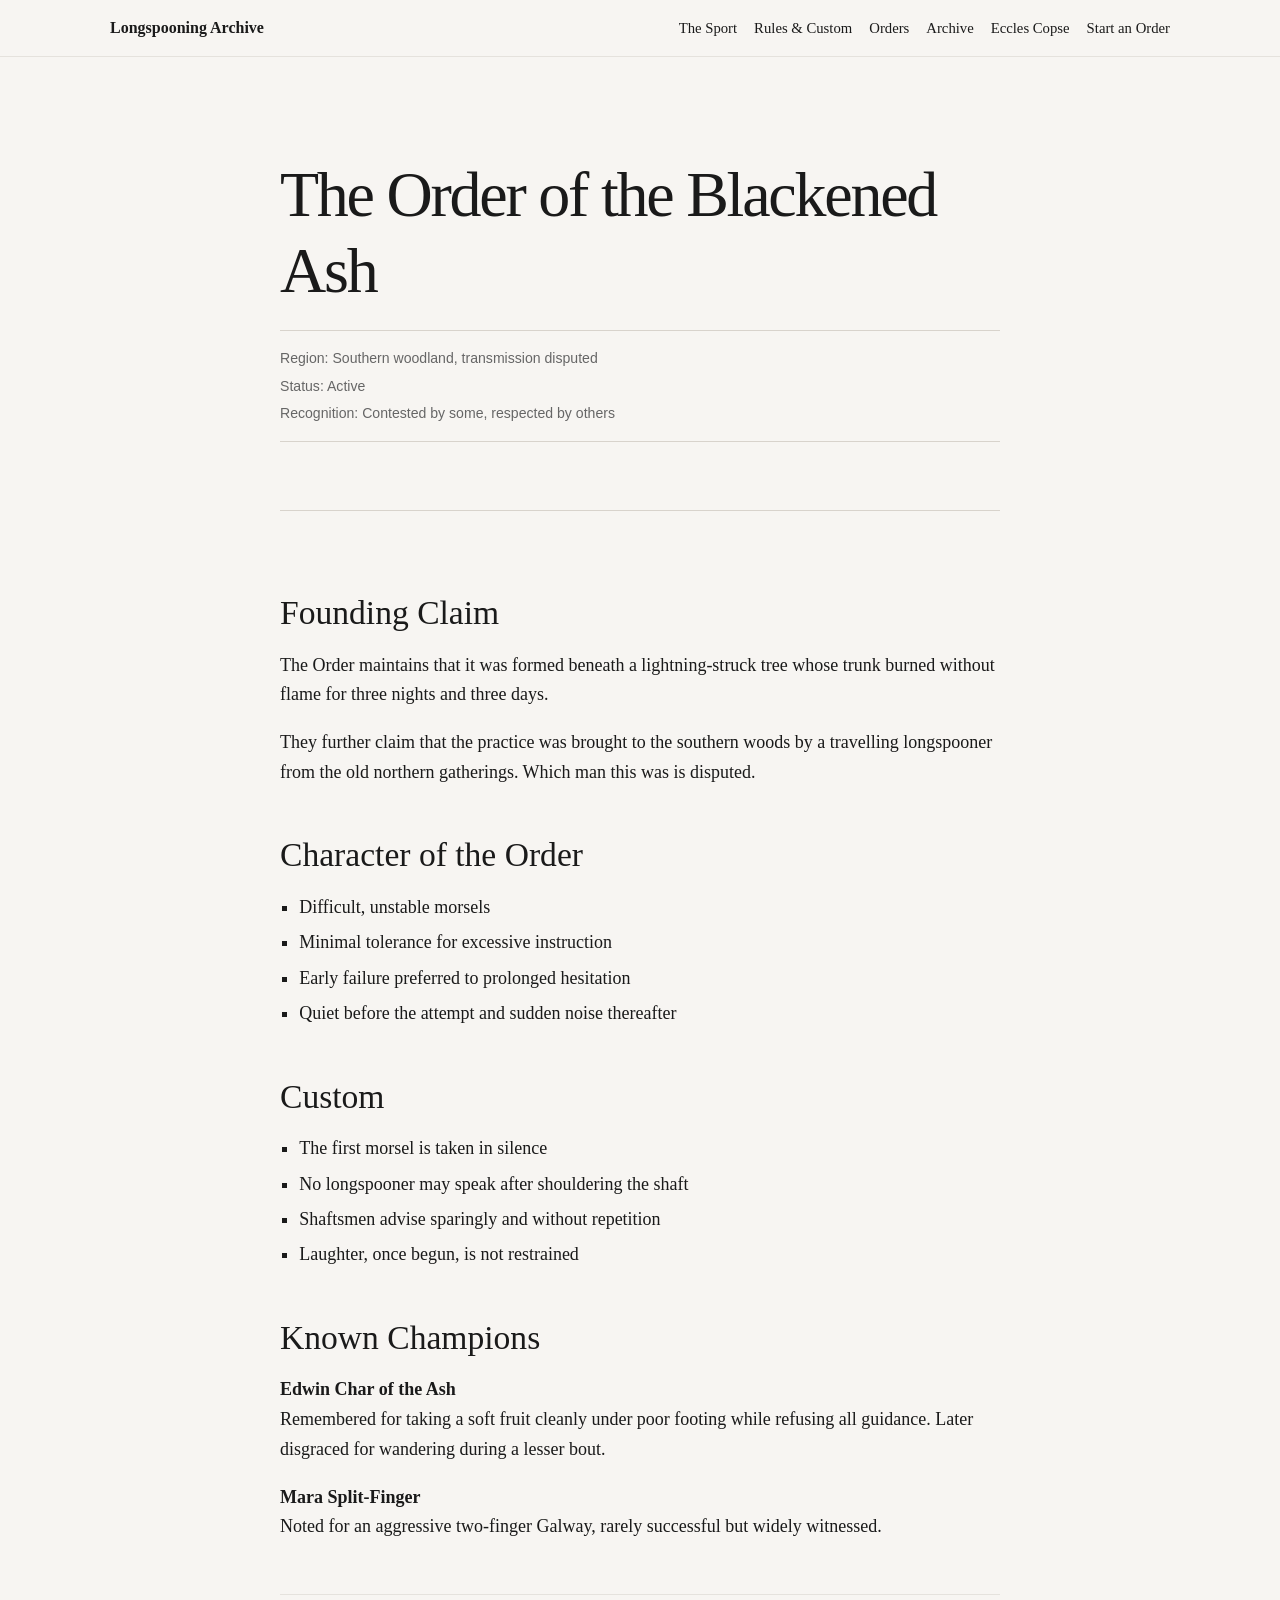
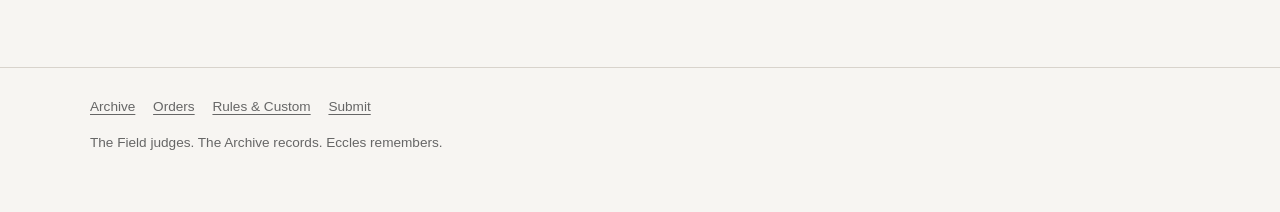
<file: pages/orders/blackened-ash.html>
<!doctype html>
<html lang="en-GB">
<head>
  <meta charset="utf-8">
  <meta name="viewport" content="width=device-width, initial-scale=1">
  <title>The Order of the Blackened Ash | Longspooning Archive</title>
  <meta name="description" content="The Public Archive of Longspooning.">
  <link rel="stylesheet" href="../../assets/css/styles.css?v=20260516">
</head>
<body class="">
<header class="site-header topbar">
  <nav class="nav">
    <a class="brand" href="../../index.html">Longspooning Archive</a>
    <div class="nav-links" id="site-navigation">
      <a href="../../pages/what-is-longspooning.html">The Sport</a>
      <a href="../../pages/rules-custom.html">Rules & Custom</a>
      <a href="../../pages/orders.html">Orders</a>
      <a href="../../pages/archive.html">Archive</a>
      <a href="../../pages/eccles-copse.html">Eccles Copse</a>
      <a href="../../pages/start-an-order.html">Start an Order</a>
    </div>
  </nav>
</header>
<main>
<section class="hero">
  <h1>The Order of the Blackened Ash</h1>
  <div class="meta">
    <div>Region: Southern woodland, transmission disputed</div>
    <div>Status: Active</div>
    <div>Recognition: Contested by some, respected by others</div>
  </div>
</section>
<section class="section">
  <h2>Founding Claim</h2>
  <p>The Order maintains that it was formed beneath a lightning-struck tree whose trunk burned without flame for three nights and three days.</p><p>They further claim that the practice was brought to the southern woods by a travelling longspooner from the old northern gatherings. Which man this was is disputed.</p>
  <h2>Character of the Order</h2>
  <ul>
    <li>Difficult, unstable morsels</li>
    <li>Minimal tolerance for excessive instruction</li>
    <li>Early failure preferred to prolonged hesitation</li>
    <li>Quiet before the attempt and sudden noise thereafter</li>
  </ul>
  <h2>Custom</h2>
  <ul>
    <li>The first morsel is taken in silence</li>
    <li>No longspooner may speak after shouldering the shaft</li>
    <li>Shaftsmen advise sparingly and without repetition</li>
    <li>Laughter, once begun, is not restrained</li>
  </ul>
  <h2>Known Champions</h2>
  <p><strong>Edwin Char of the Ash</strong><br>Remembered for taking a soft fruit cleanly under poor footing while refusing all guidance. Later disgraced for wandering during a lesser bout.</p><p><strong>Mara Split-Finger</strong><br>Noted for an aggressive two-finger Galway, rarely successful but widely witnessed.</p>
</section>
</main>
<footer class="footer">
  <div class="footer-inner">
    <a href="../../pages/archive.html">Archive</a>
      <a href="../../pages/orders.html">Orders</a>
      <a href="../../pages/rules-custom.html">Rules & Custom</a>
      <a href="../../pages/submit.html">Submit</a>
    <p>The Field judges. The Archive records. Eccles remembers.</p>
  </div>
</footer>
</body>
</html>
</file>
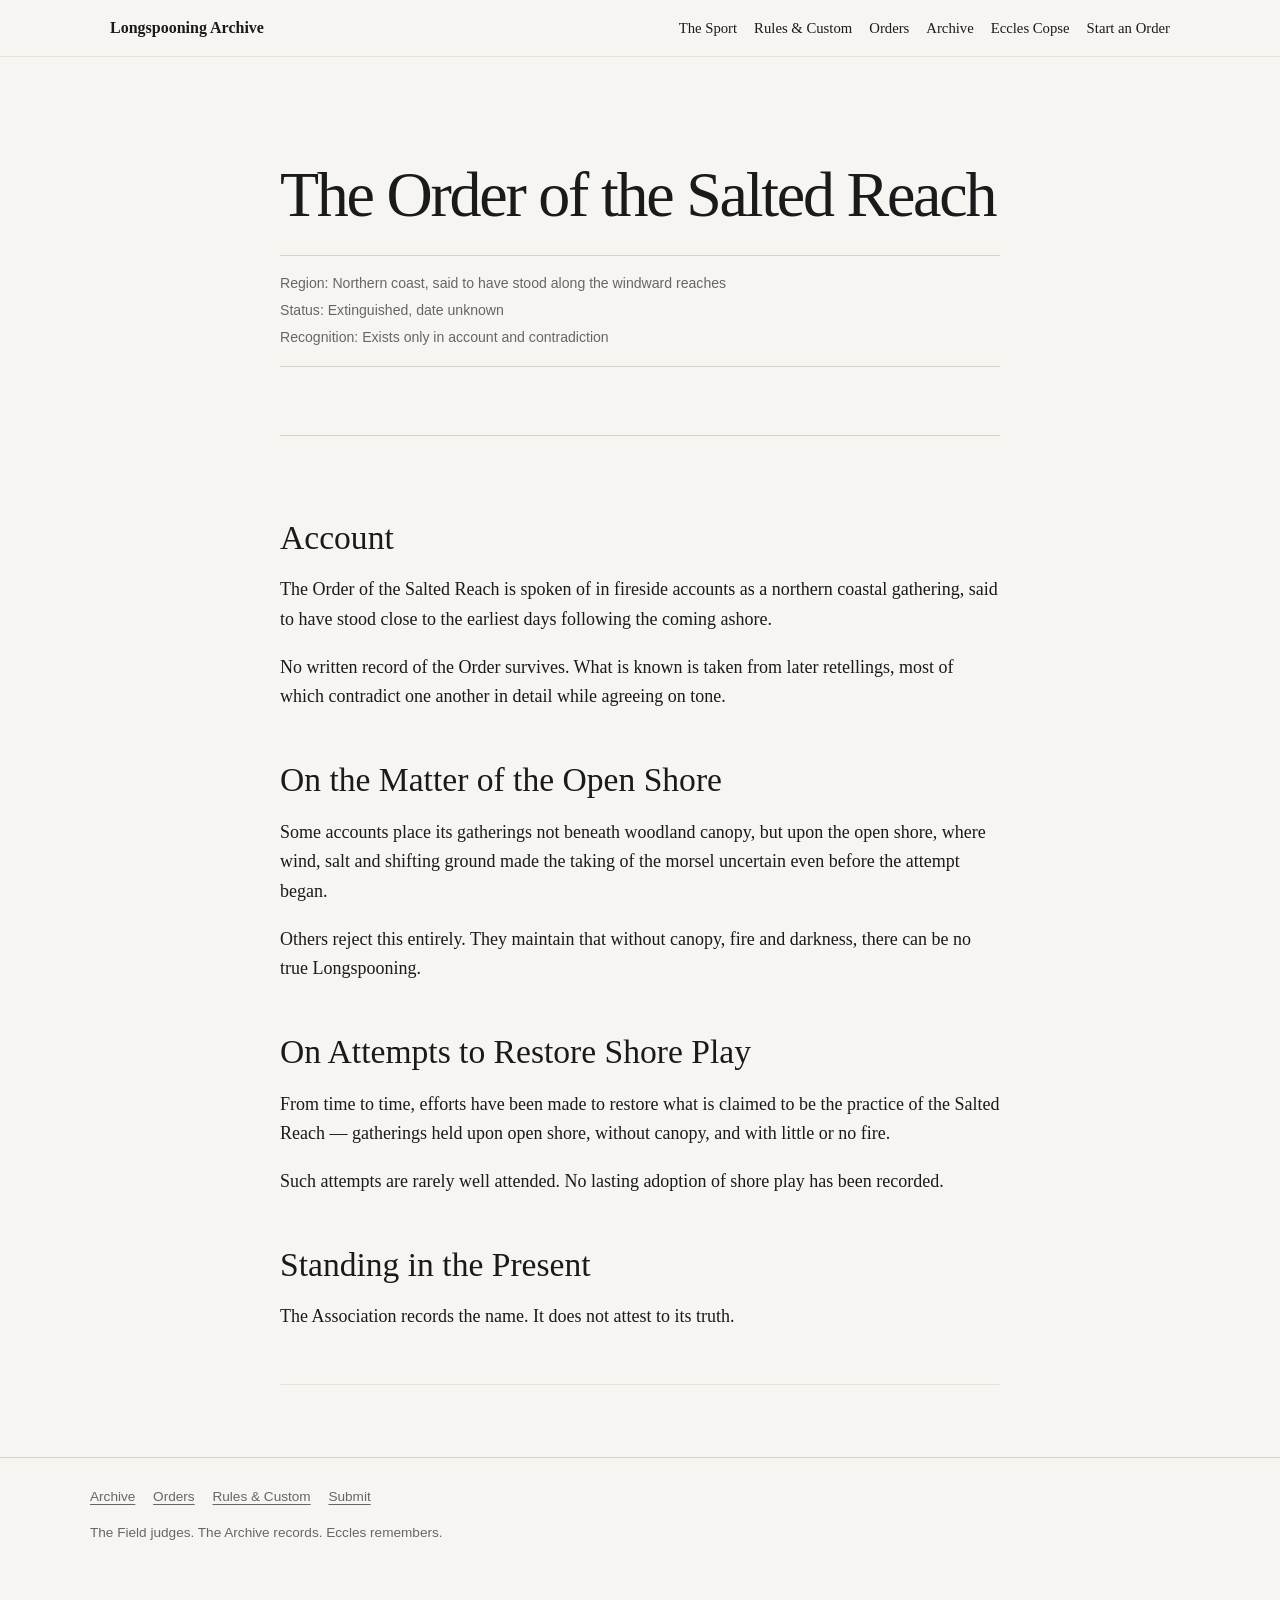
<file: pages/orders/salted-reach.html>
<!doctype html>
<html lang="en-GB">
<head>
  <meta charset="utf-8">
  <meta name="viewport" content="width=device-width, initial-scale=1">
  <title>The Order of the Salted Reach | Longspooning Archive</title>
  <meta name="description" content="The Public Archive of Longspooning.">
  <link rel="stylesheet" href="../../assets/css/styles.css?v=20260516">
</head>
<body class="">
<header class="site-header topbar">
  <nav class="nav">
    <a class="brand" href="../../index.html">Longspooning Archive</a>
    <div class="nav-links" id="site-navigation">
      <a href="../../pages/what-is-longspooning.html">The Sport</a>
      <a href="../../pages/rules-custom.html">Rules & Custom</a>
      <a href="../../pages/orders.html">Orders</a>
      <a href="../../pages/archive.html">Archive</a>
      <a href="../../pages/eccles-copse.html">Eccles Copse</a>
      <a href="../../pages/start-an-order.html">Start an Order</a>
    </div>
  </nav>
</header>
<main>
<section class="hero">
  <h1>The Order of the Salted Reach</h1>
  <div class="meta">
    <div>Region: Northern coast, said to have stood along the windward reaches</div>
    <div>Status: Extinguished, date unknown</div>
    <div>Recognition: Exists only in account and contradiction</div>
  </div>
</section>
<section class="section">
  <h2>Account</h2>
  <p>The Order of the Salted Reach is spoken of in fireside accounts as a northern coastal gathering, said to have stood close to the earliest days following the coming ashore.</p><p>No written record of the Order survives. What is known is taken from later retellings, most of which contradict one another in detail while agreeing on tone.</p>
  <h2>On the Matter of the Open Shore</h2>
  <p>Some accounts place its gatherings not beneath woodland canopy, but upon the open shore, where wind, salt and shifting ground made the taking of the morsel uncertain even before the attempt began.</p><p>Others reject this entirely. They maintain that without canopy, fire and darkness, there can be no true Longspooning.</p>
  <h2>On Attempts to Restore Shore Play</h2>
  <p>From time to time, efforts have been made to restore what is claimed to be the practice of the Salted Reach — gatherings held upon open shore, without canopy, and with little or no fire.</p><p>Such attempts are rarely well attended. No lasting adoption of shore play has been recorded.</p>
  <h2>Standing in the Present</h2>
  <p>The Association records the name. It does not attest to its truth.</p>
</section>
</main>
<footer class="footer">
  <div class="footer-inner">
    <a href="../../pages/archive.html">Archive</a>
      <a href="../../pages/orders.html">Orders</a>
      <a href="../../pages/rules-custom.html">Rules & Custom</a>
      <a href="../../pages/submit.html">Submit</a>
    <p>The Field judges. The Archive records. Eccles remembers.</p>
  </div>
</footer>
</body>
</html>
</file>
<file: assets/css/styles.css>
:root {
  --bg: #f7f5f2;
  --paper: #fffefb;
  --text: #1a1a1a;
  --muted: #666666;
  --line: #d8d3cc;
  --soft-line: #e5e2dd;
  --green: #2f4f3e;
  --brown: #5a4633;
  --ember: #8c3b2a;
  --notice: #f2efea;
  --max: 760px;
}

* {
  box-sizing: border-box;
}

html {
  scroll-behavior: smooth;
  scroll-padding-top: 72px;
}

body {
  margin: 0;
  background: var(--bg);
  color: var(--text);
  font-family: Georgia, "Times New Roman", serif;
  font-size: 18px;
  line-height: 1.65;
}

a {
  color: var(--green);
  text-decoration-thickness: 1px;
  text-underline-offset: 3px;
}

a:hover {
  color: var(--brown);
}

.site-header {
  background: var(--bg);
  border-bottom: 1px solid var(--soft-line);
}

.site-header.topbar {
  position: sticky;
  top: 0;
  z-index: 30;
  width: 100%;
  background: var(--bg);
  border-bottom: 1px solid var(--soft-line);
}

.nav {
  max-width: 1100px;
  margin: 0 auto;
  padding: 12px 18px;
  font-family: Georgia, "Times New Roman", serif;
}

.brand {
  display: block;
  margin-bottom: 8px;
  color: var(--text);
  font-size: 1rem;
  font-weight: 600;
  text-decoration: none;
}

.nav-links {
  display: grid;
  padding: 8px 0 2px;
  border-top: 1px solid var(--soft-line);
}

.nav-links a {
  display: block;
  padding: 7px 0;
  color: var(--text);
  font-size: 1rem;
  text-decoration: none;
}

.nav-links a:hover {
  color: var(--green);
}

main {
  max-width: var(--max);
  margin: 0 auto;
  padding: 52px 20px 72px;
}

.wide {
  max-width: 980px;
}

.hero {
  padding: 48px 0 36px;
  border-bottom: 1px solid var(--line);
}

h1,
h2,
h3 {
  line-height: 1.18;
  margin: 0 0 18px;
}

h1 {
  font-size: clamp(2.1rem, 8vw, 4rem);
  font-weight: 500;
  letter-spacing: -0.035em;
}

h2 {
  margin-top: 48px;
  font-size: clamp(1.45rem, 5vw, 2.1rem);
  font-weight: 500;
}

h3 {
  margin-top: 32px;
  font-size: 1.15rem;
  font-weight: 600;
}

.kicker {
  margin-bottom: 16px;
  color: var(--brown);
  font-family: Inter, -apple-system, BlinkMacSystemFont, "Segoe UI", sans-serif;
  font-size: 0.72rem;
  font-weight: 700;
  letter-spacing: 0.12em;
  text-transform: uppercase;
}

.tagline {
  margin: 0 0 22px;
  color: var(--brown);
  font-size: clamp(1.35rem, 5vw, 2rem);
  line-height: 1.25;
}

.lede {
  color: #272727;
  font-size: 1.15rem;
  line-height: 1.65;
}

.section {
  padding: 34px 0;
  border-bottom: 1px solid var(--soft-line);
}

.no-border {
  border-bottom: none;
}

ul {
  padding-left: 1.2rem;
  list-style-type: square;
}

li {
  margin: 0.35rem 0;
}

.link-list {
  margin: 18px 0;
  padding: 0;
  list-style: none;
}

.link-list li {
  border-top: 1px solid var(--soft-line);
}

.link-list a {
  display: block;
  padding: 14px 0;
  color: var(--text);
  font-family: Inter, -apple-system, BlinkMacSystemFont, "Segoe UI", sans-serif;
  font-size: 1rem;
  text-decoration: none;
}

.link-list a span {
  color: var(--green);
}

.principles {
  margin: 28px 0;
  padding: 22px;
  background: var(--paper);
  border-left: 3px solid var(--brown);
}

.principles p {
  margin: 8px 0;
  font-size: 1.08rem;
}

.notice-box {
  margin: 28px 0;
  padding: 22px;
  background: var(--notice);
  border: 1px solid var(--line);
}

.meta {
  margin: 22px 0 32px;
  padding: 12px 0;
  color: var(--muted);
  border-top: 1px solid var(--line);
  border-bottom: 1px solid var(--line);
  font-family: Inter, -apple-system, BlinkMacSystemFont, "Segoe UI", sans-serif;
  font-size: 0.88rem;
}

.meta div {
  margin: 4px 0;
}

.quote-line {
  margin: 28px 0;
  color: var(--brown);
  font-size: 1.25rem;
}

.footer {
  padding: 28px 20px 44px;
  color: var(--muted);
  border-top: 1px solid var(--line);
  font-family: Inter, -apple-system, BlinkMacSystemFont, "Segoe UI", sans-serif;
  font-size: 0.85rem;
}

.footer-inner {
  max-width: 1100px;
  margin: 0 auto;
}

.footer a {
  margin-right: 14px;
  color: var(--muted);
}

.wide > .section {
  max-width: var(--max);
  margin-right: auto;
  margin-left: auto;
  padding: 44px 0;
}

.wide .link-list {
  margin: 16px 0 4px;
  padding-left: 1.1rem;
  list-style: square;
}

.wide .link-list li {
  margin: 0.45rem 0;
  border-top: 0;
}

.wide .link-list a {
  display: inline;
  padding: 0;
  font-family: Georgia, "Times New Roman", serif;
  font-size: 1.05rem;
  text-decoration: underline;
  text-decoration-thickness: 1px;
  text-underline-offset: 3px;
}

.home-hero,
.home-notice-section {
  border-bottom: 0;
  box-shadow: 0 0 0 100vmax var(--paper);
  clip-path: inset(0 -100vmax);
}

.home-hero {
  padding: 60px 0 56px;
  background: var(--notice);
  box-shadow: 0 0 0 100vmax var(--notice);
}

.wide > .home-notice-section {
  padding: 48px 0 46px;
  background: var(--notice);
  box-shadow: 0 0 0 100vmax var(--notice);
}

.home-notice-section .notice-box {
  margin: 20px 0 4px;
  padding: 0;
  background: transparent;
  border: 0;
}

main.wide > .section .archive-fragment {
  margin: 22px 0 2px;
  padding-left: 1.1rem;
  color: var(--brown);
}

main.wide > .section .archive-fragment li {
  margin: 0.45rem 0;
  font-size: 1.12rem;
  line-height: 1.5;
}

.article-main {
  max-width: 700px;
  padding-top: 44px;
}

.article-page .hero {
  padding: 34px 0 30px;
}

.article-page h1 {
  max-width: 10.5em;
  font-size: clamp(2.25rem, 7vw, 3.45rem);
  letter-spacing: -0.025em;
}

.article-page .lede {
  max-width: 35rem;
  font-size: 1.2rem;
  line-height: 1.58;
}

.article-body {
  padding: 18px 0 54px;
}

.article-body p {
  max-width: 37rem;
  margin: 0 0 1.05rem;
}

.article-body h2 {
  margin: 3.1rem 0 1rem;
  padding-top: 0.2rem;
  font-size: clamp(1.55rem, 4vw, 2rem);
  letter-spacing: 0;
}

.article-body h2:first-child {
  margin-top: 1.2rem;
}

.article-body h3 {
  max-width: 37rem;
  margin: 2rem 0 0.65rem;
  color: var(--brown);
  font-size: 1.08rem;
  line-height: 1.25;
}

.article-body .principles {
  max-width: 37rem;
  margin: 2.1rem 0 2.5rem;
}

.eccles main,
.eccles .hero {
  max-width: 680px;
}

.eccles h1 {
  letter-spacing: -0.02em;
}

.eccles .section {
  padding: 44px 0;
}

@media (min-width: 761px) {
  .nav {
    display: flex;
    gap: 24px;
    align-items: baseline;
    justify-content: space-between;
    padding: 15px 20px;
  }

  .brand {
    margin: 0;
    white-space: nowrap;
  }

  .nav-links {
    display: flex;
    gap: 17px;
    align-items: baseline;
    padding: 0;
    border-top: 0;
  }

  .nav-links a {
    padding: 0;
    font-size: 0.92rem;
    white-space: nowrap;
  }
}

@media (max-width: 760px) {
  html {
    scroll-padding-top: 124px;
  }

  body {
    font-size: 17px;
  }

  .nav {
    padding: 10px 18px;
  }

  .brand {
    margin-bottom: 6px;
  }

  .nav-links {
    display: flex;
    flex-wrap: wrap;
    gap: 0 14px;
    padding: 6px 0 0;
  }

  .nav-links a {
    padding: 3px 0;
    font-size: 0.95rem;
    line-height: 1.35;
  }

  main {
    padding: 34px 18px 58px;
  }

  .hero {
    padding: 32px 0 26px;
  }

  .section {
    padding: 26px 0;
  }

  .wide > .section {
    padding: 32px 0;
  }

  .home-hero {
    padding: 38px 0 36px;
  }

  .wide > .home-notice-section {
    padding: 34px 0 32px;
  }

  h2 {
    margin-top: 36px;
  }

  .article-main {
    padding-top: 28px;
  }

  .article-page .hero {
    padding: 28px 0 24px;
  }

  .article-page h1 {
    max-width: 11em;
  }

  .article-body {
    padding: 12px 0 44px;
  }

  .article-body h2 {
    margin-top: 2.45rem;
  }

  .article-body h3 {
    margin-top: 1.65rem;
  }

  .notice-box,
  .principles {
    margin-right: -2px;
    margin-left: -2px;
  }
}

@media print {
  .site-header,
  .footer {
    display: none;
  }

  body {
    background: white;
    color: black;
  }

  main {
    max-width: none;
    padding: 0;
  }

  a {
    color: black;
  }
}
</file>
